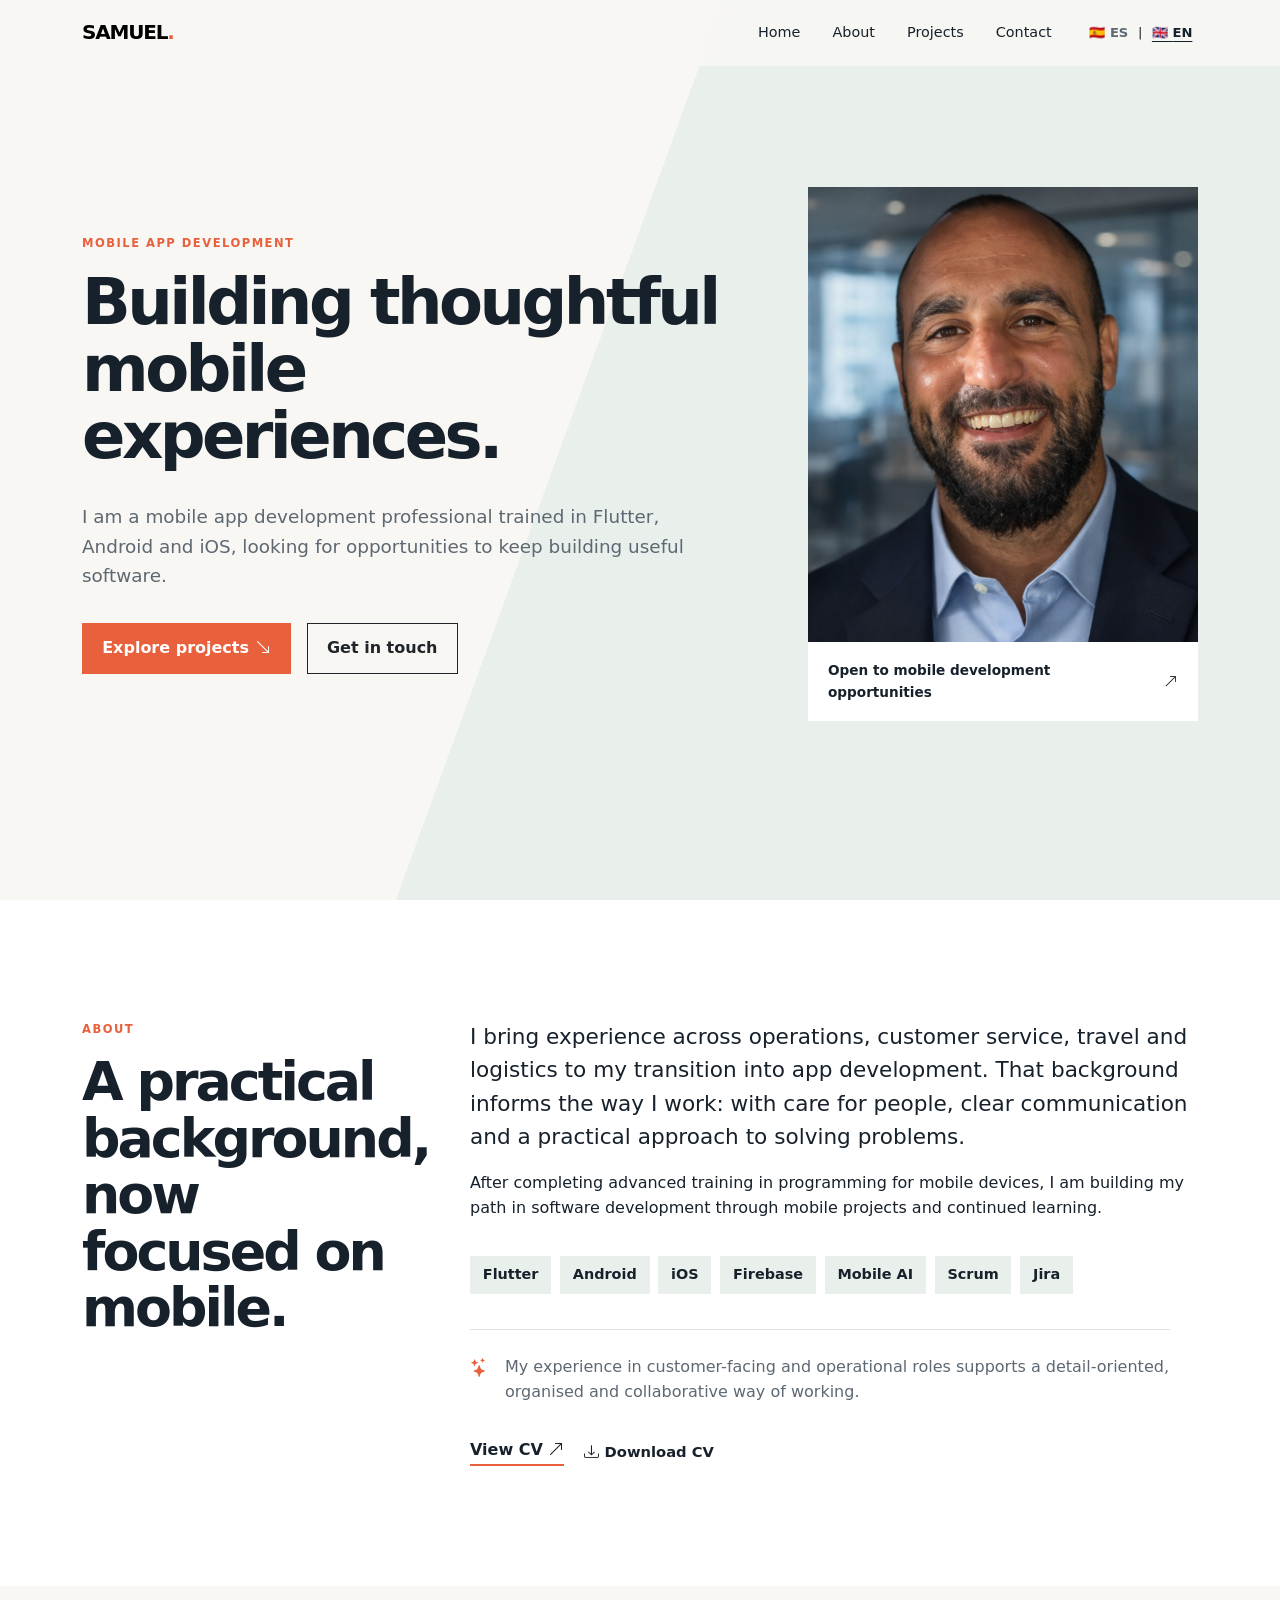
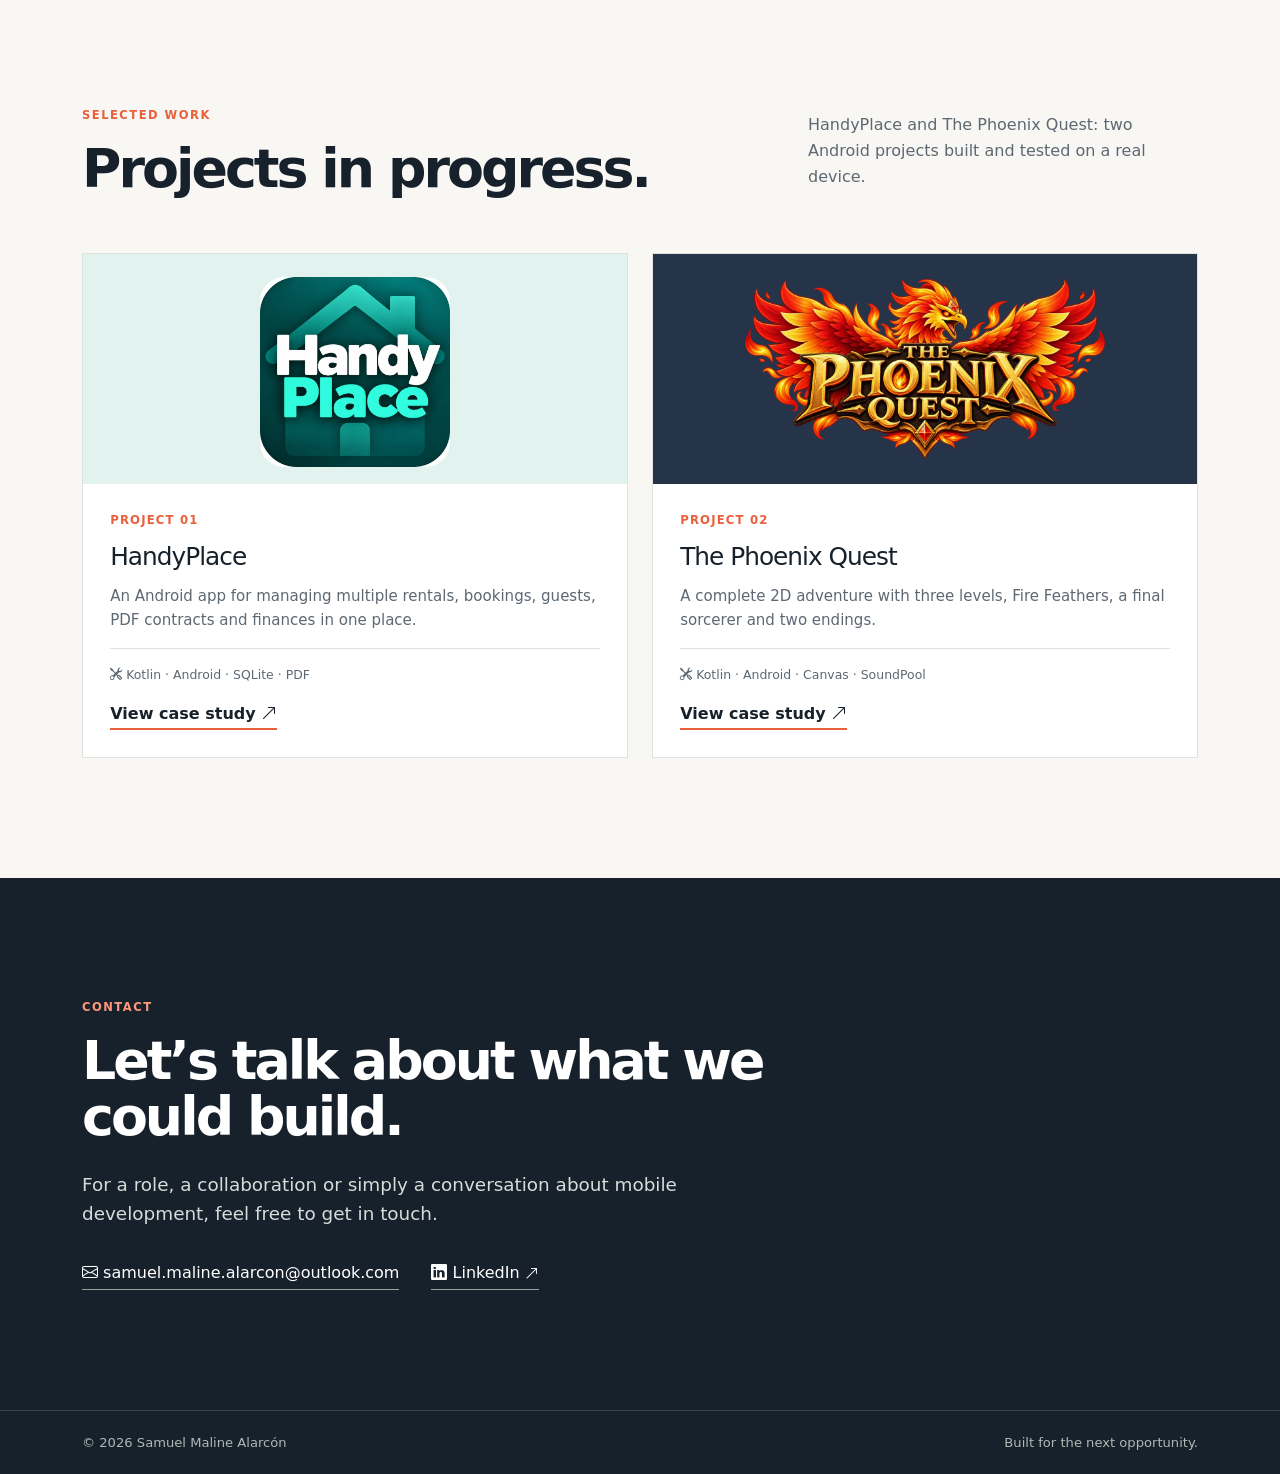
<file: index.html>
<!doctype html>
<html lang="en">
  <head>
    <meta charset="utf-8">
    <meta name="viewport" content="width=device-width, initial-scale=1">
    <meta name="description" content="Samuel Maline Alarcón — mobile application developer portfolio.">
    <meta property="og:title" content="Samuel Maline Alarcón | Mobile App Developer">
    <meta property="og:description" content="Mobile app development portfolio: Flutter, Android and iOS.">
    <title>Samuel Maline Alarcón | Mobile App Developer</title>
    <link href="https://cdn.jsdelivr.net/npm/bootstrap@5.3.8/dist/css/bootstrap.min.css" rel="stylesheet">
    <link href="https://cdn.jsdelivr.net/npm/bootstrap-icons@1.13.1/font/bootstrap-icons.min.css" rel="stylesheet">
    <link rel="stylesheet" href="css/style.css">
  </head>
  <body>
    <a class="skip-link" href="#main" data-i18n="skip">Skip to content</a>
    <nav class="navbar navbar-expand-lg fixed-top" aria-label="Primary navigation">
      <div class="container">
        <a class="navbar-brand" href="#home" aria-label="Samuel Maline Alarcón home">SAMUEL<span>.</span></a>
        <button class="navbar-toggler" type="button" data-bs-toggle="collapse" data-bs-target="#menu" aria-controls="menu" aria-expanded="false" data-i18n-aria="menuLabel"><span class="navbar-toggler-icon"></span></button>
        <div class="collapse navbar-collapse" id="menu">
          <ul class="navbar-nav ms-auto align-items-lg-center">
            <li class="nav-item"><a class="nav-link" href="#home" data-i18n="navHome">Home</a></li>
            <li class="nav-item"><a class="nav-link" href="#about" data-i18n="navAbout">About</a></li>
            <li class="nav-item"><a class="nav-link" href="#projects" data-i18n="navProjects">Projects</a></li>
            <li class="nav-item"><a class="nav-link" href="#contact" data-i18n="navContact">Contact</a></li>
            <li class="nav-item ms-lg-3"><div class="language-switcher" role="group" aria-label="Language"><button data-lang="es" aria-label="Español">🇪🇸 <span>ES</span></button><span aria-hidden="true">|</span><button data-lang="en" aria-label="English">🇬🇧 <span>EN</span></button></div></li>
          </ul>
        </div>
      </div>
    </nav>

    <main id="main">
      <section class="hero section-pad" id="home">
        <div class="container"><div class="row align-items-center gy-5">
          <div class="col-lg-7 order-lg-1">
            <p class="eyebrow" data-i18n="heroEyebrow">Mobile app development</p>
            <h1 data-i18n="heroTitle">Building thoughtful mobile experiences.</h1>
            <p class="hero-copy" data-i18n="heroText">I am a mobile app development professional trained in Flutter, Android and iOS, looking for opportunities to keep building useful software.</p>
            <div class="d-flex flex-wrap gap-3"><a class="btn btn-primary" href="#projects" data-i18n="heroPrimary">Explore projects <i class="bi bi-arrow-down-right"></i></a><a class="btn btn-outline-dark" href="#contact" data-i18n="heroSecondary">Get in touch</a></div>
          </div>
          <div class="col-lg-5 order-lg-2"><div class="portrait-frame"><img src="assets/images/samuel-maline.jpeg" alt="Portrait of Samuel Maline Alarcón" data-i18n-alt="portraitAlt" onerror="this.style.display='none';this.nextElementSibling.hidden=false"><div class="portrait-placeholder" hidden><i class="bi bi-person"></i><span data-i18n="photoPlaceholder">Add Samuel's photo in assets/images</span></div><div class="portrait-caption"><span data-i18n="portraitCaption">Open to mobile development opportunities</span><i class="bi bi-arrow-up-right"></i></div></div></div>
        </div></div>
      </section>

      <section class="about section-pad" id="about"><div class="container"><div class="row gx-lg-5 gy-5">
        <div class="col-lg-4"><p class="eyebrow" data-i18n="aboutEyebrow">About</p><h2 data-i18n="aboutTitle">A practical background, now focused on mobile.</h2></div>
        <div class="col-lg-8"><p class="lead" data-i18n="aboutText">I bring experience across operations, customer service, travel and logistics to my transition into app development. That background informs the way I work: with care for people, clear communication and a practical approach to solving problems.</p><p data-i18n="aboutText2">After completing advanced training in programming for mobile devices, I am building my path in software development through mobile projects and continued learning.</p>
        <div class="skills-grid" aria-label="Technology skills"><span>Flutter</span><span>Android</span><span>iOS</span><span>Firebase</span><span>Mobile AI</span><span>Scrum</span><span>Jira</span></div>
        <div class="transferable"><i class="bi bi-stars"></i><p data-i18n="transferable">Experience in customer-facing and operational roles supports a detail-oriented, organised and collaborative way of working.</p></div>
        <div class="cv-actions"><a class="text-link" href="assets/samuel-maline-alarcon-cv-2026.pdf" target="_blank" rel="noopener noreferrer" data-i18n="viewCV">View CV <i class="bi bi-arrow-up-right"></i></a><a class="cv-download" href="assets/samuel-maline-alarcon-cv-2026.pdf" download data-i18n="downloadCV"><i class="bi bi-download"></i> Download CV</a></div></div>
      </div></div></section>

      <section class="projects section-pad" id="projects"><div class="container">
        <div class="section-heading"><div><p class="eyebrow" data-i18n="projectsEyebrow">Selected work</p><h2 data-i18n="projectsTitle">Projects in progress.</h2></div><p data-i18n="projectsIntro">HandyPlace and The Phoenix Quest: two Android projects built and tested on a real device.</p></div>
        <div class="row g-4" id="project-cards"></div>
      </div></section>

      <section class="contact section-pad" id="contact"><div class="container"><div class="contact-box"><p class="eyebrow" data-i18n="contactEyebrow">Contact</p><h2 data-i18n="contactTitle">Let’s talk about what we could build.</h2><p data-i18n="contactText">For a role, a collaboration or simply a conversation about mobile development, feel free to get in touch.</p><div class="contact-links"><a href="mailto:samuel.maline.alarcon@outlook.com"><i class="bi bi-envelope"></i> samuel.maline.alarcon@outlook.com</a><a href="https://www.linkedin.com/in/samuel-m-a30a65119/" target="_blank" rel="noopener noreferrer"><i class="bi bi-linkedin"></i> LinkedIn <i class="bi bi-arrow-up-right small"></i></a></div></div></div></section>
    </main>
    <footer><div class="container d-flex flex-column flex-md-row justify-content-between gap-2"><span>© <span id="year"></span> Samuel Maline Alarcón</span><span data-i18n="footer">Built for the next opportunity.</span></div></footer>
    <script src="https://cdn.jsdelivr.net/npm/bootstrap@5.3.8/dist/js/bootstrap.bundle.min.js"></script><script src="js/script.js?v=20260930"></script>
  </body>
</html>
</file>
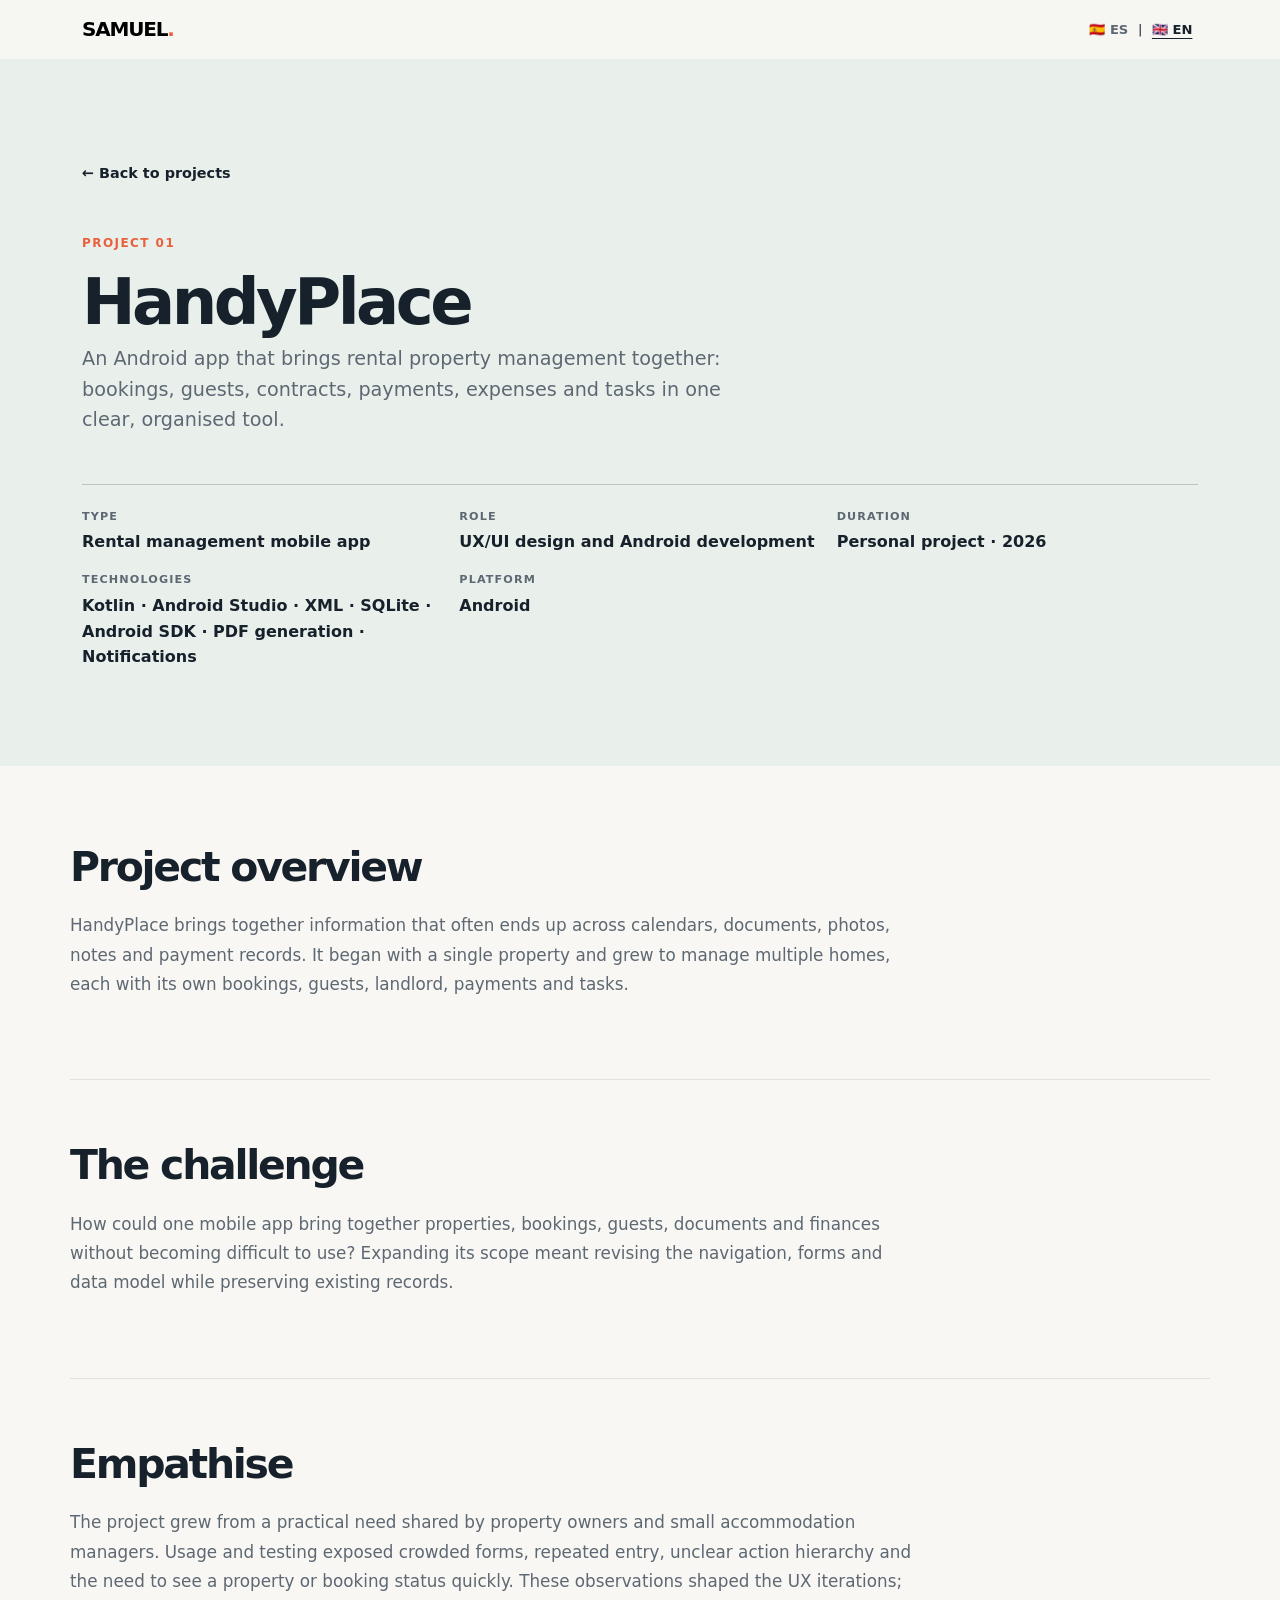
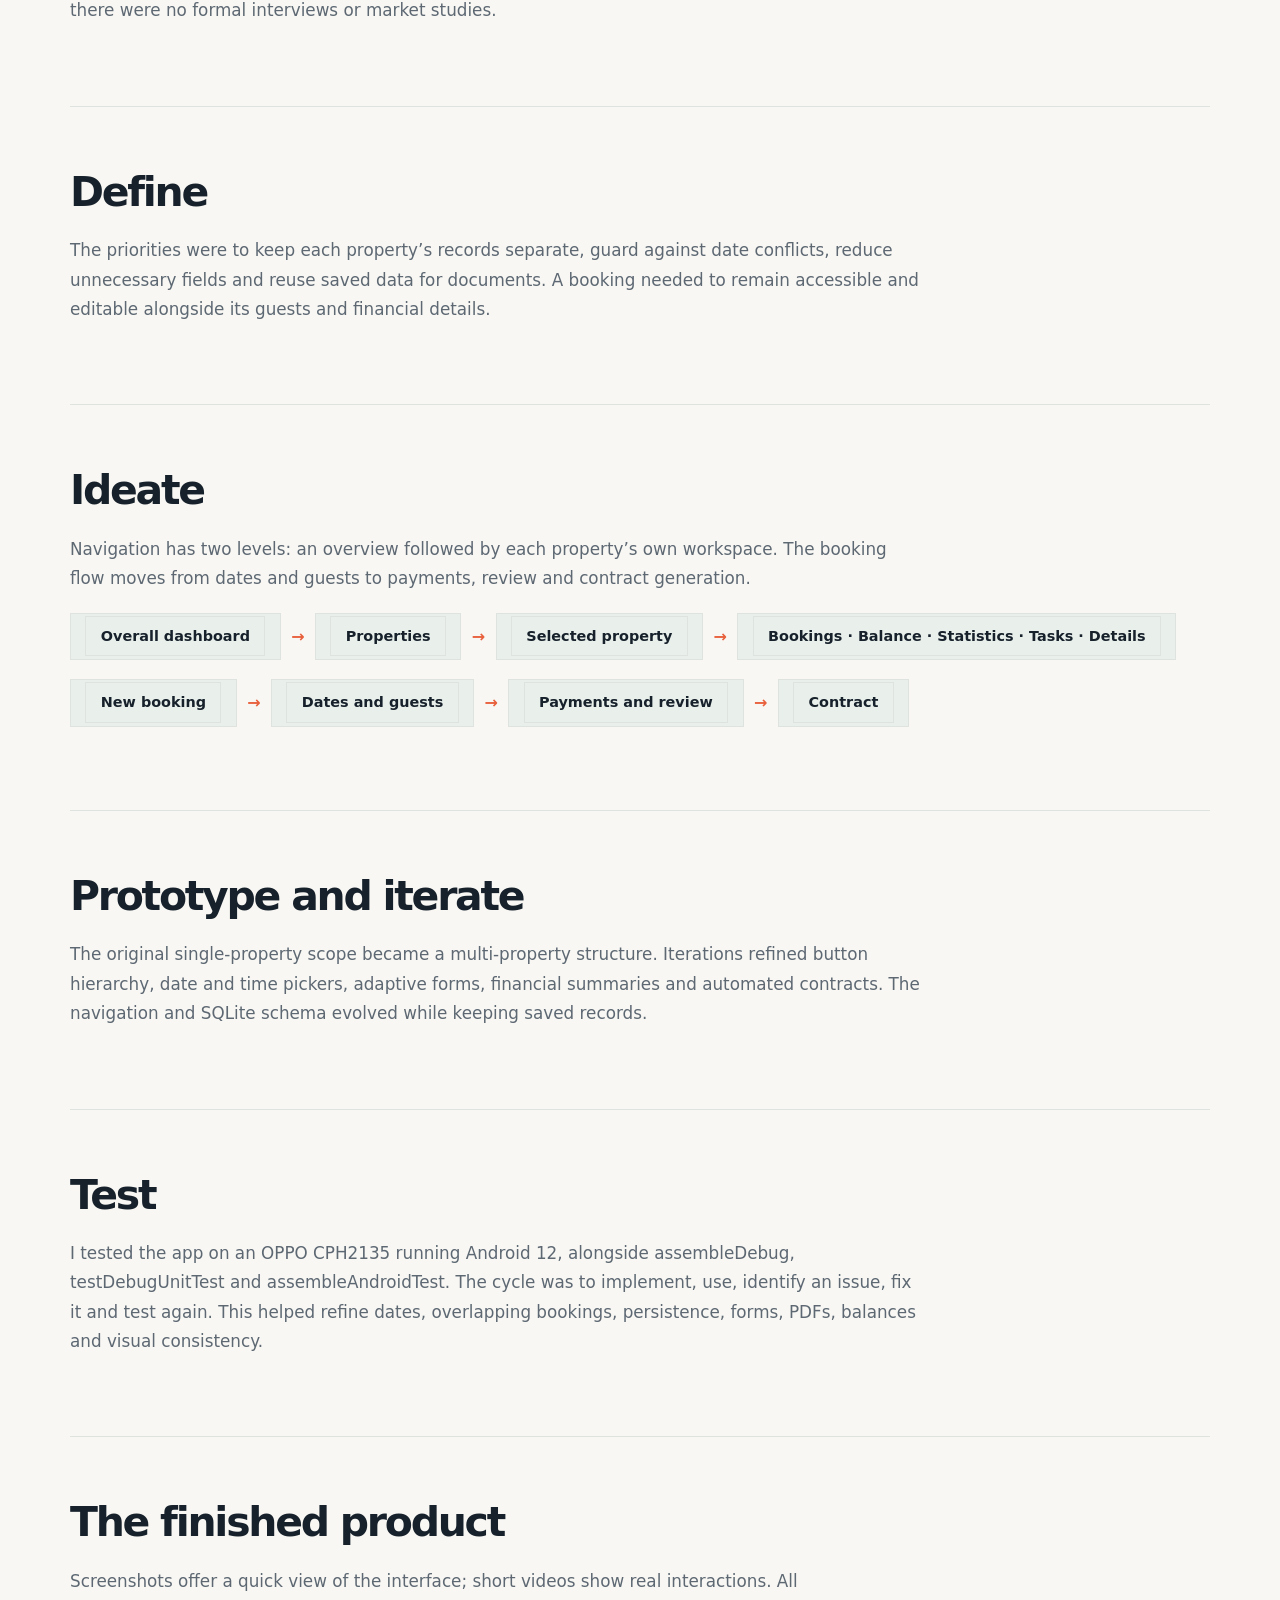
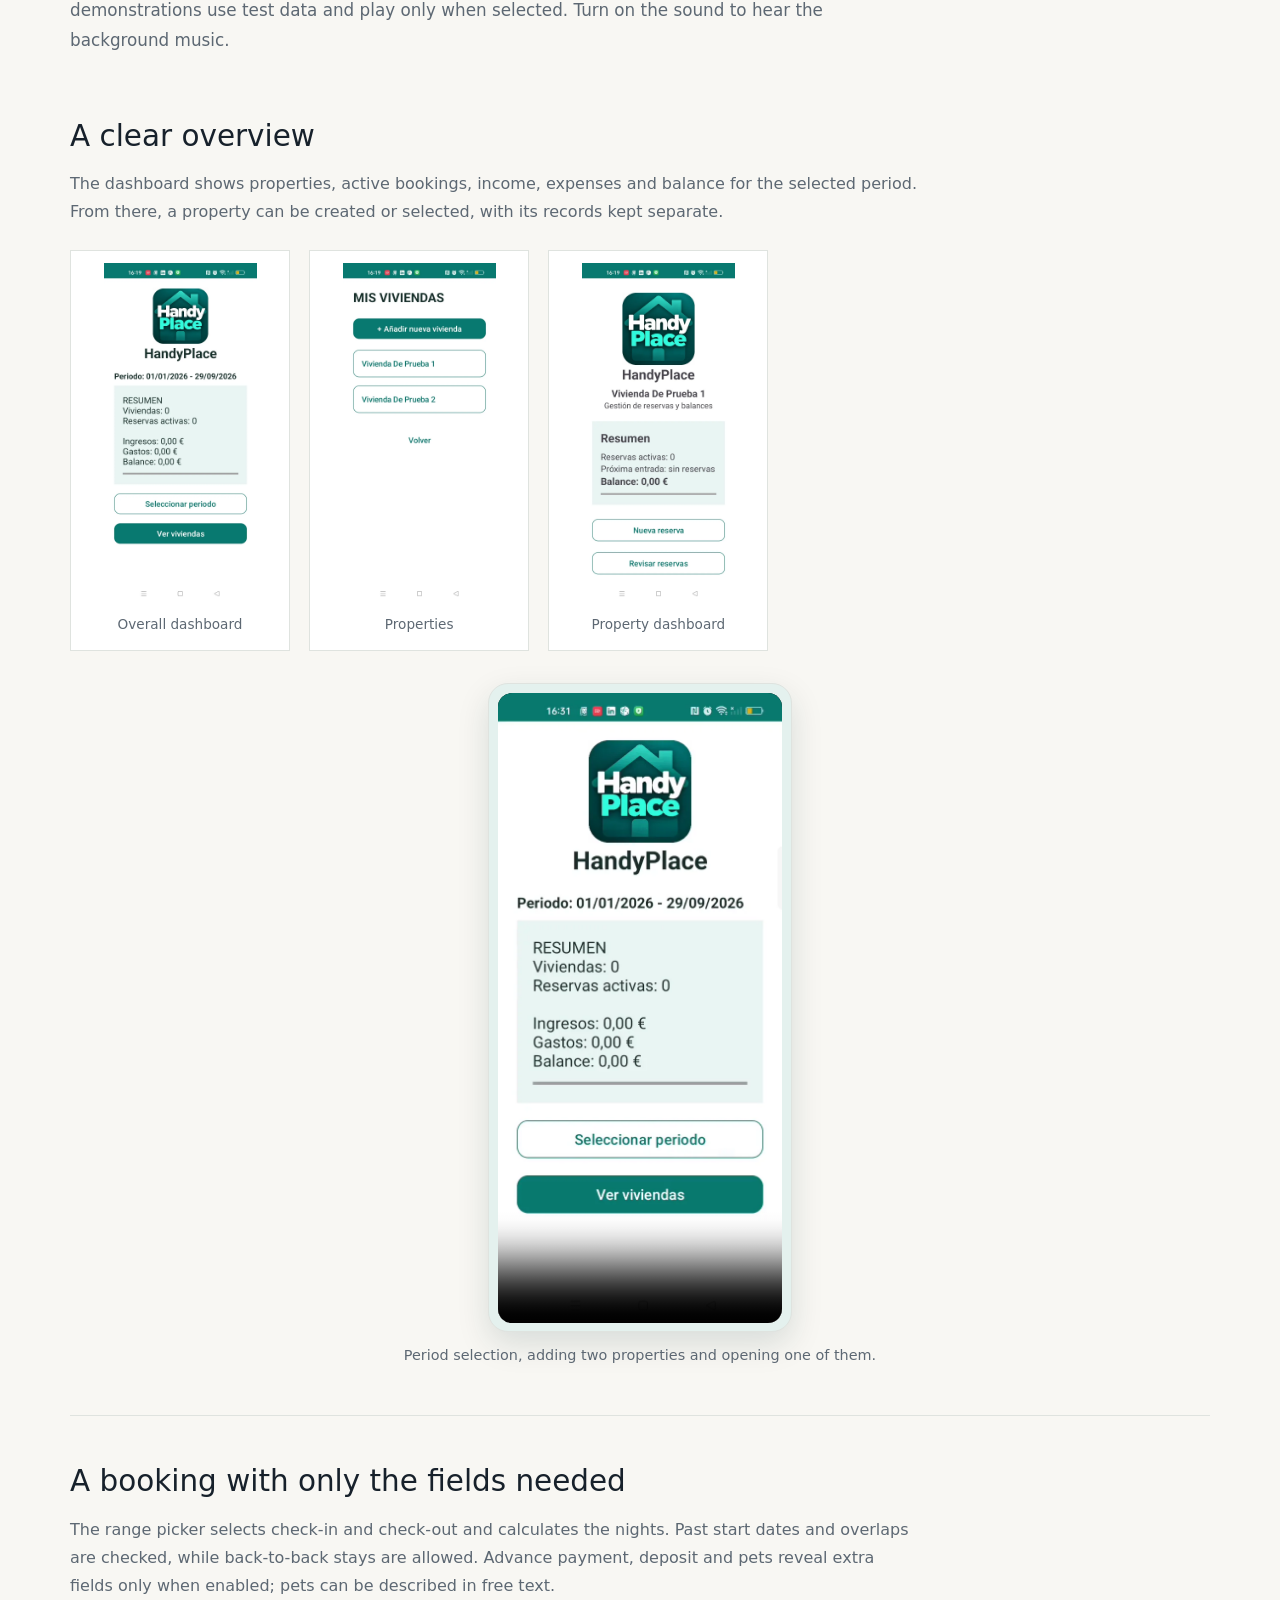
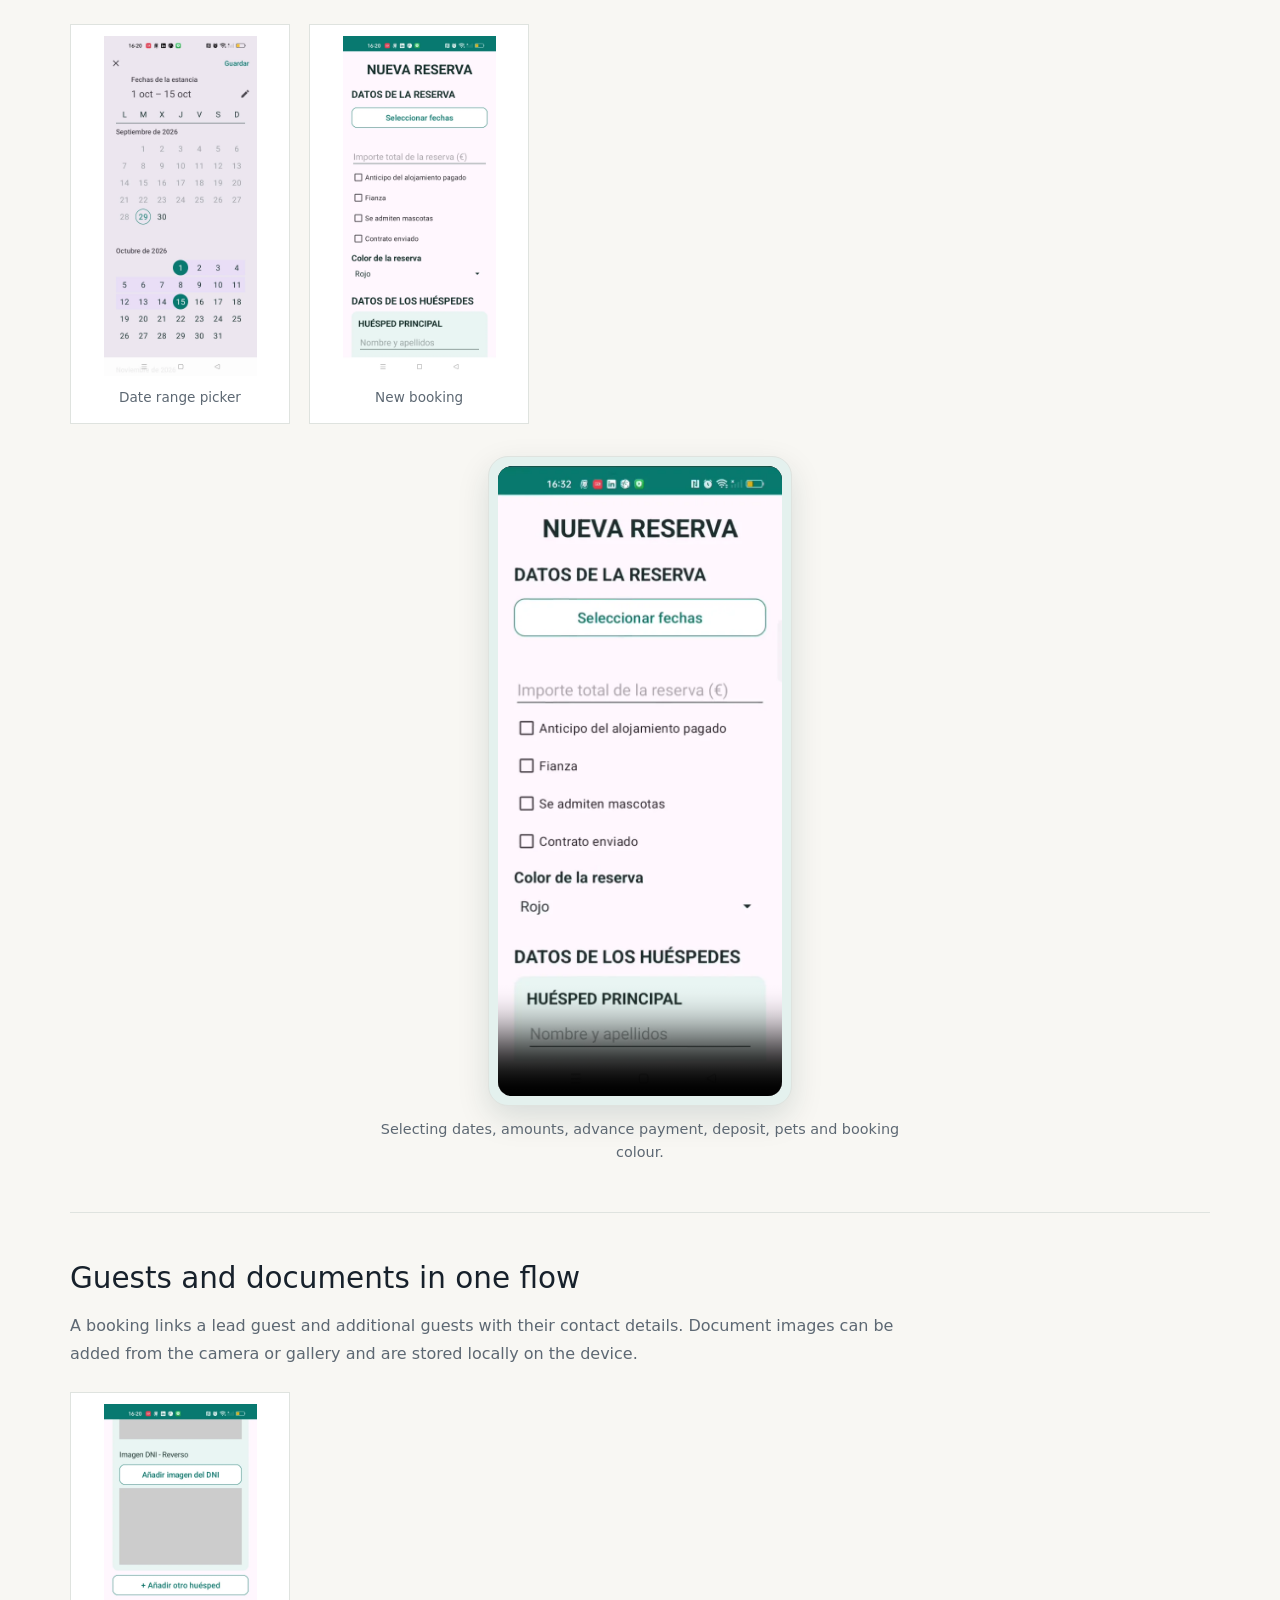
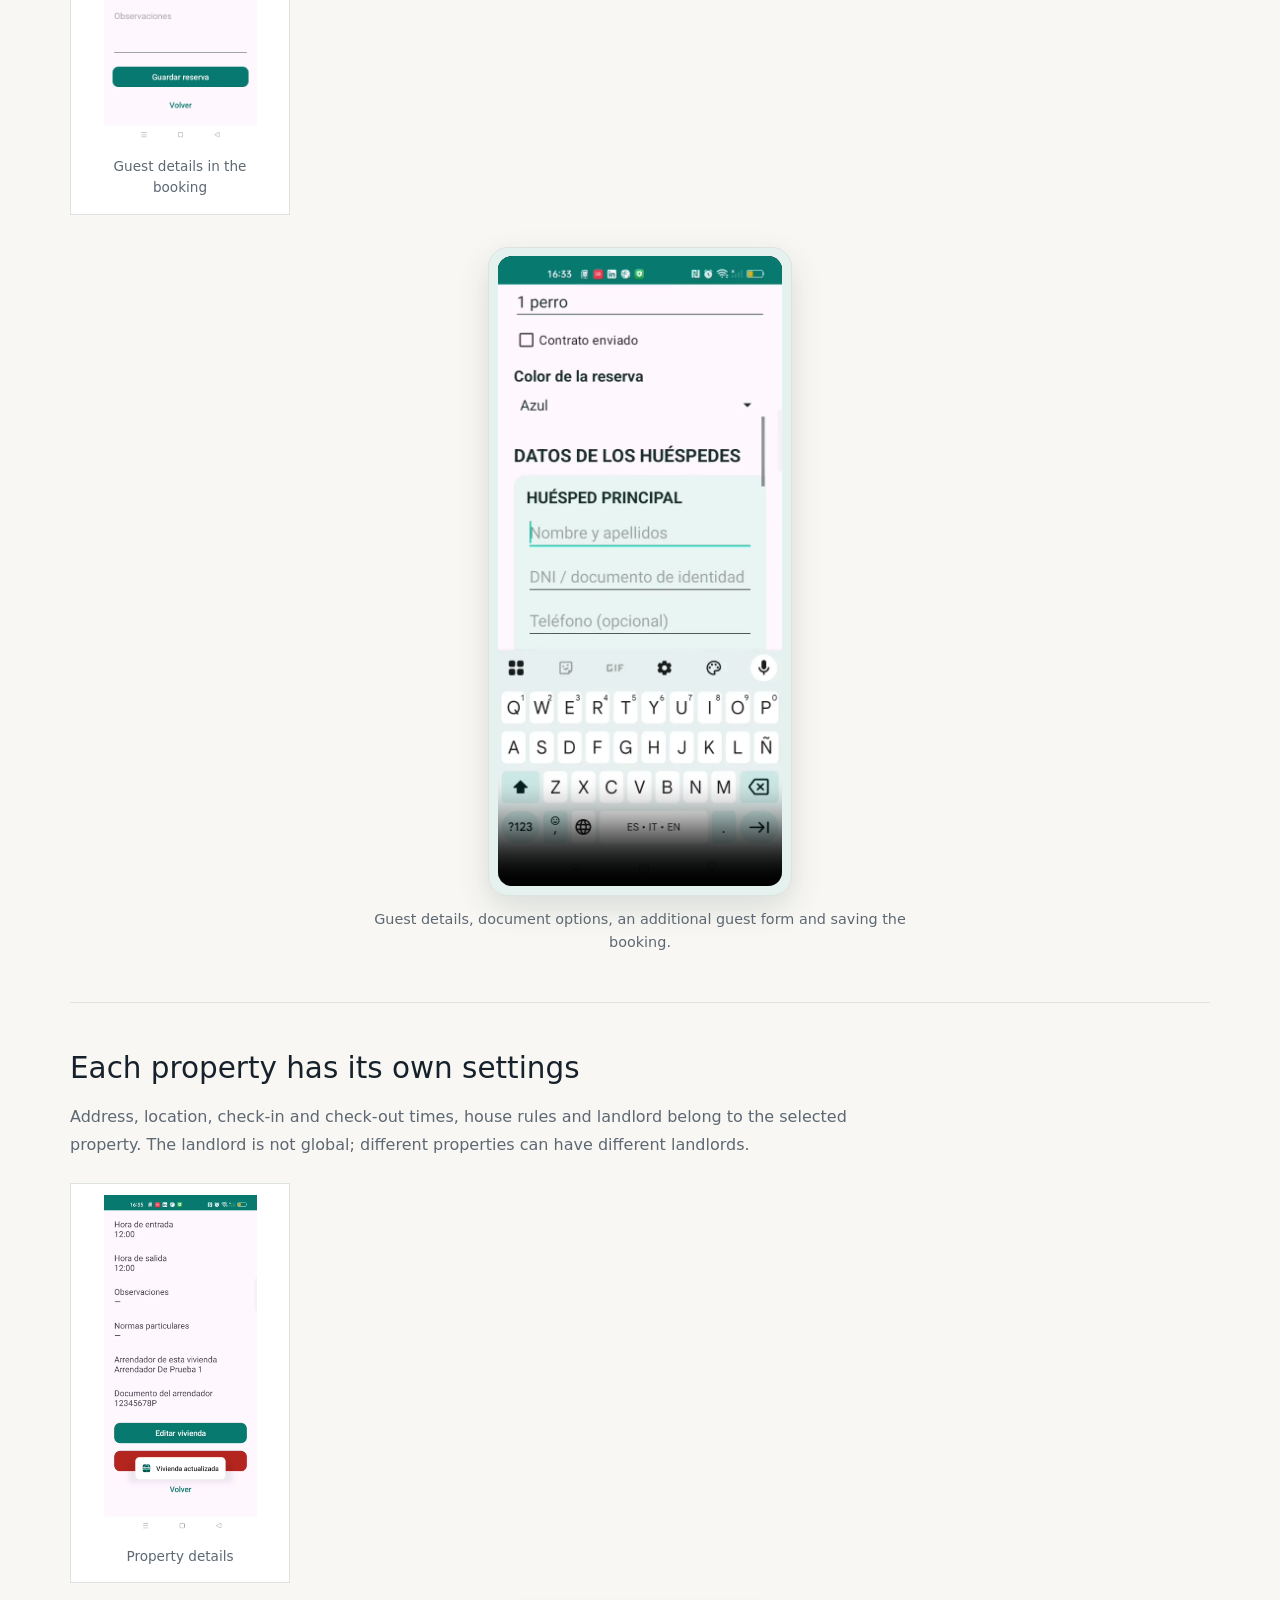
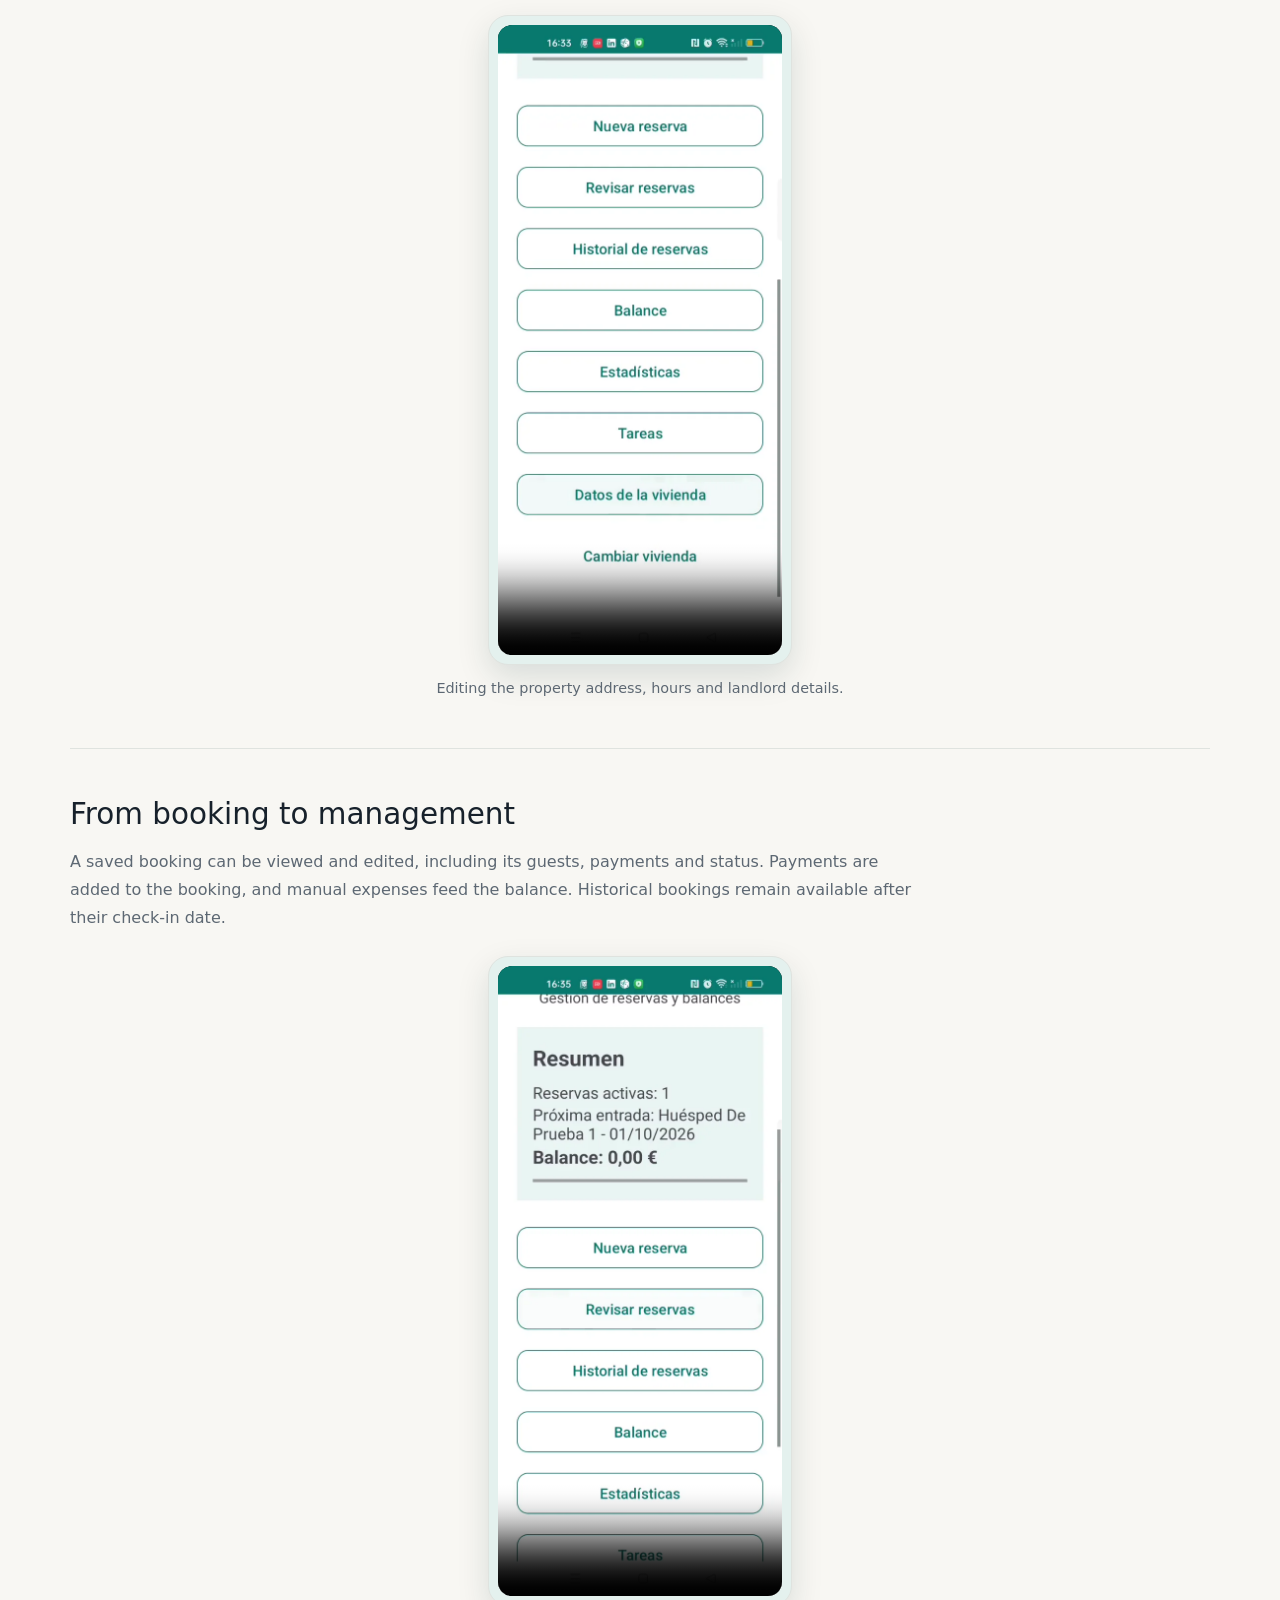
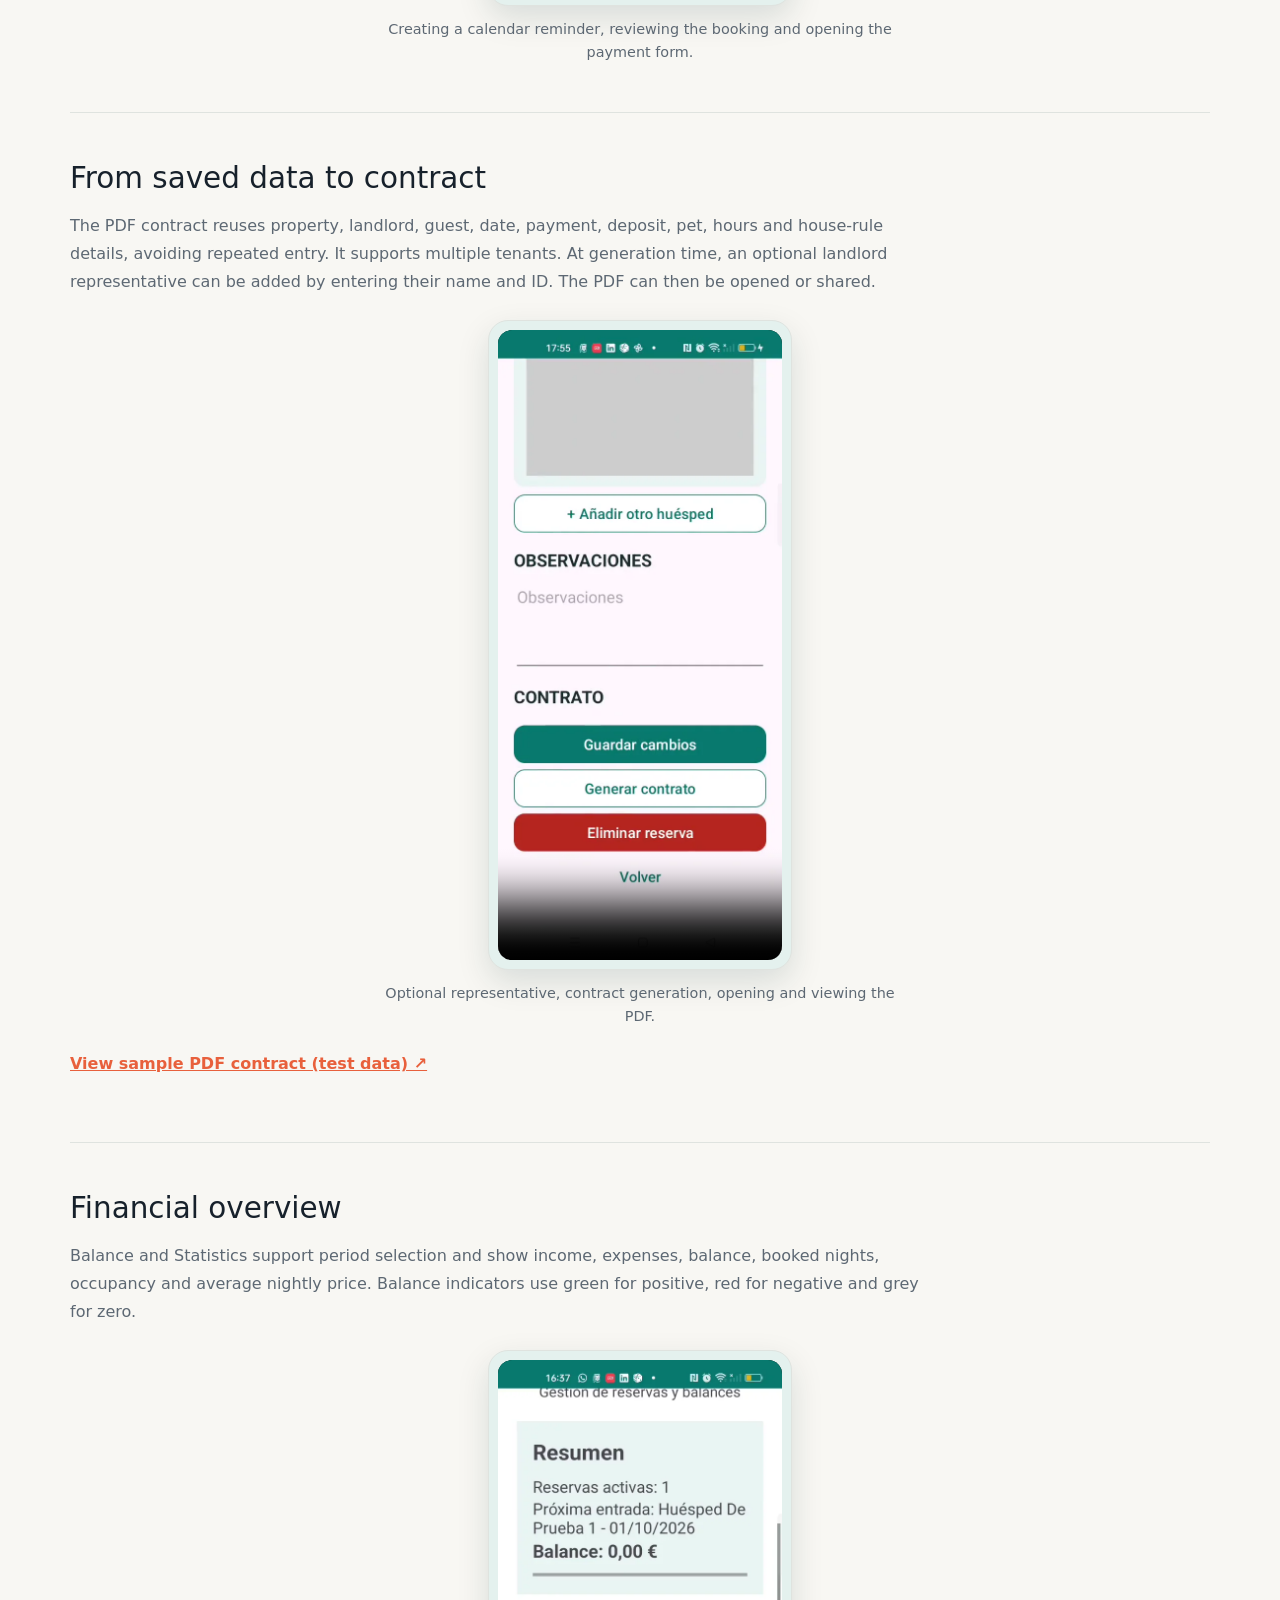
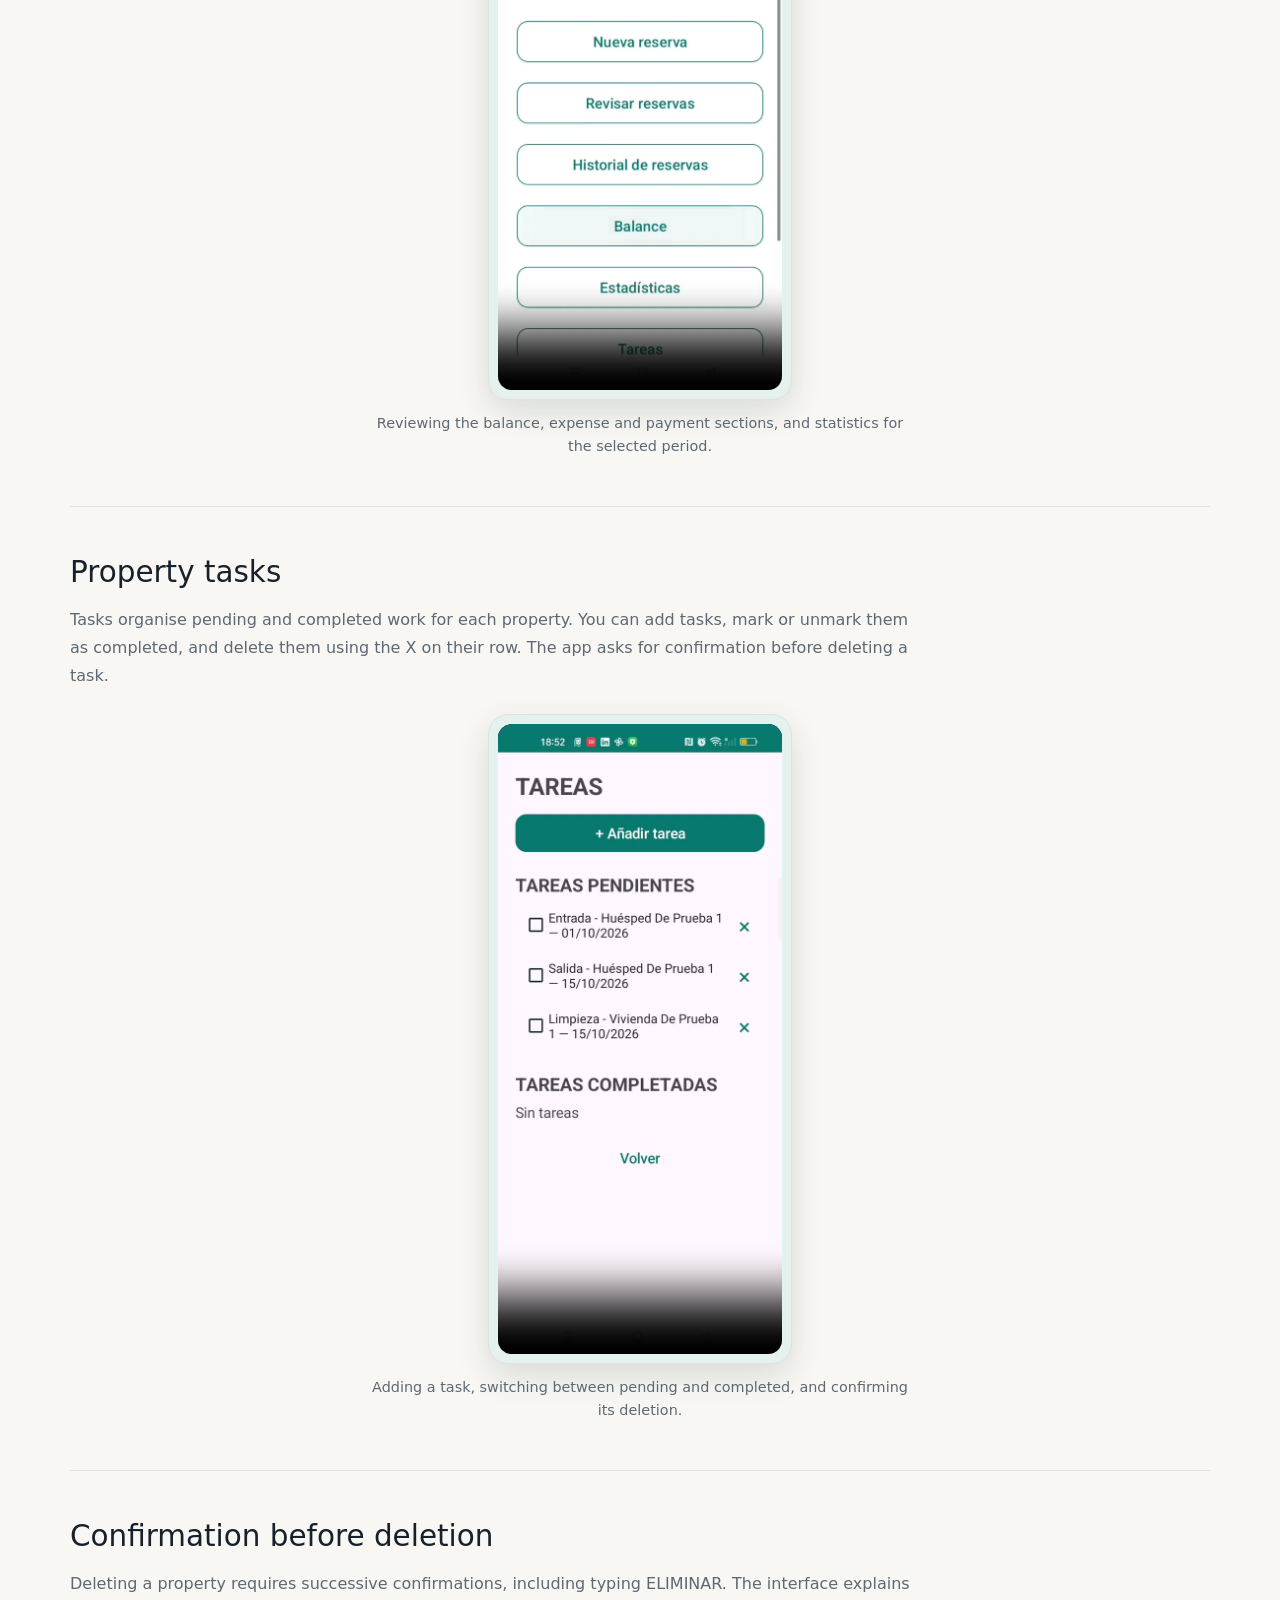
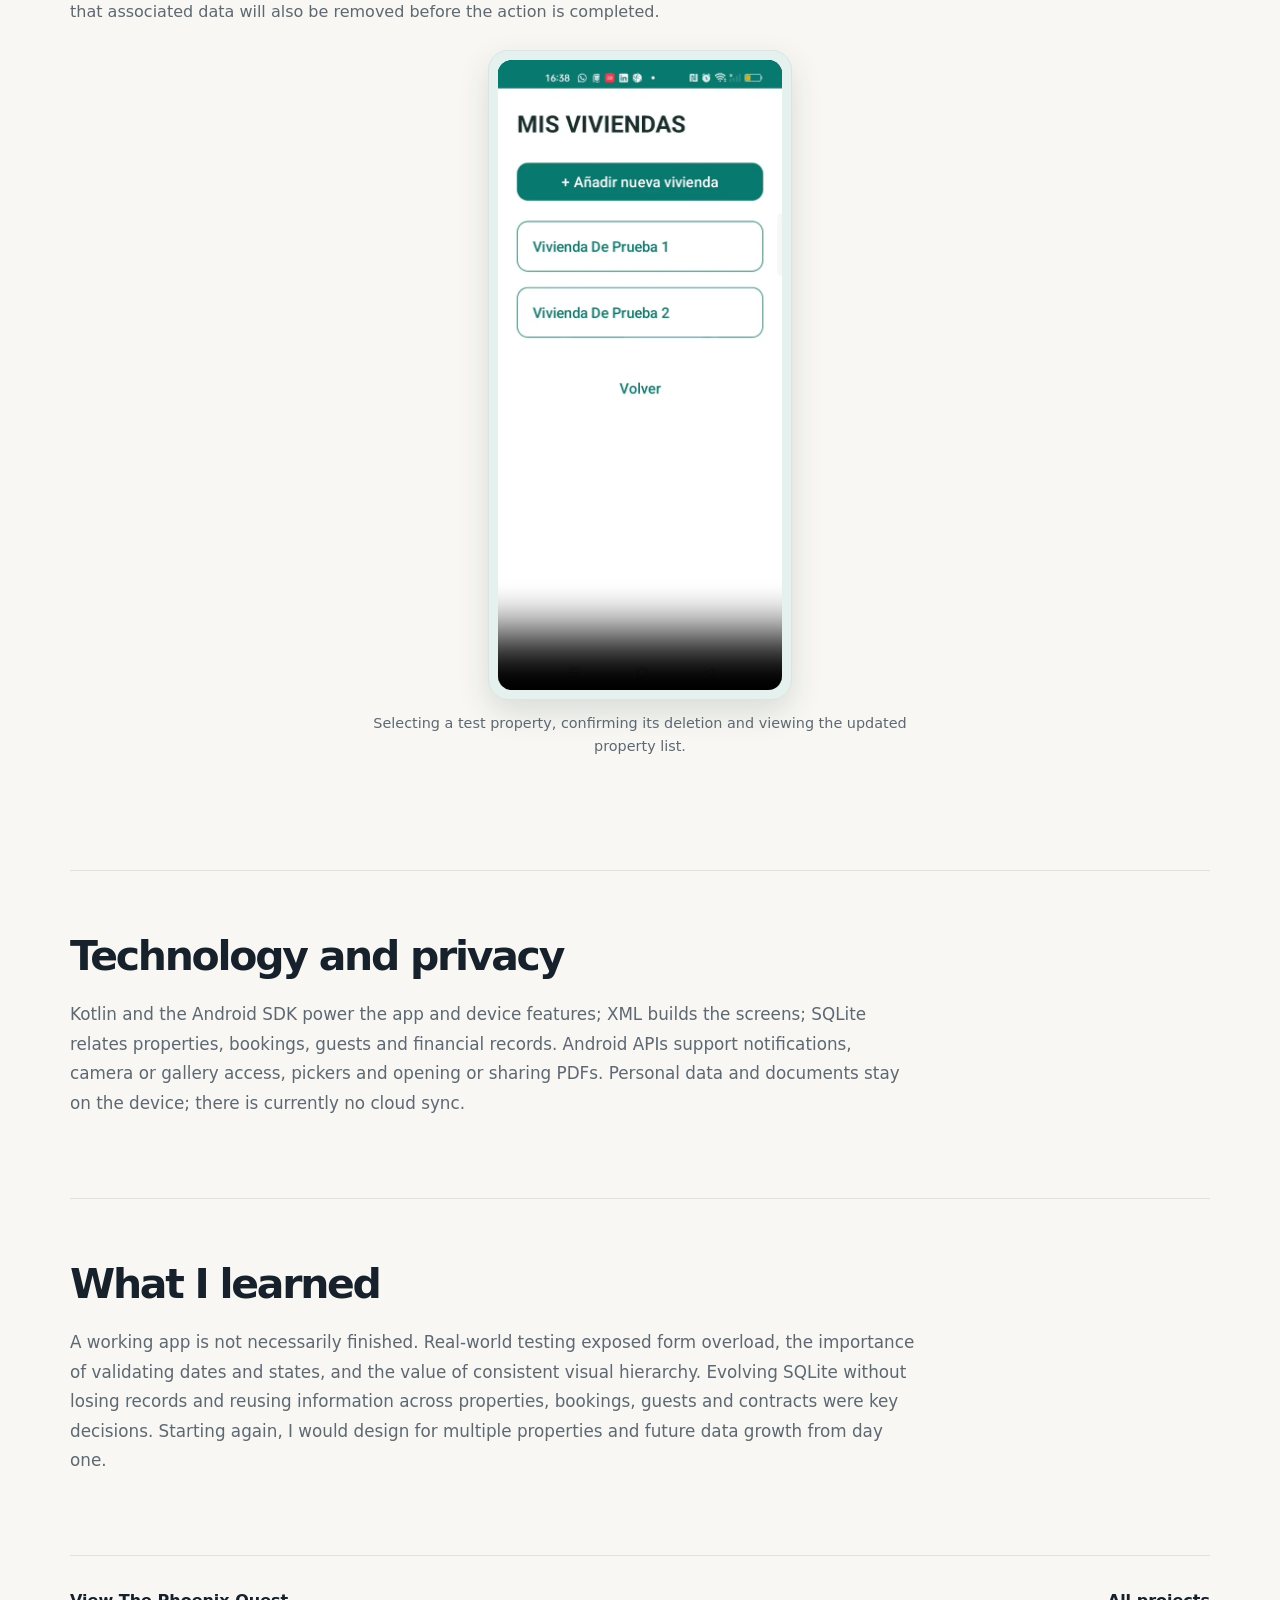
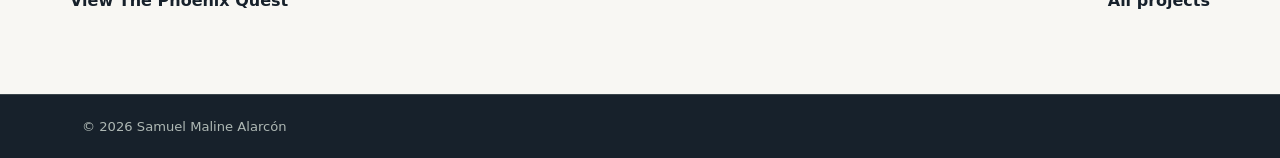
<file: projects/project-1.html>
<!doctype html><html lang="en"><head><meta charset="utf-8"><meta name="viewport" content="width=device-width, initial-scale=1"><meta name="description" content="HandyPlace — Samuel Maline Alarcón"><title>HandyPlace | Samuel Maline Alarcón</title><link href="https://cdn.jsdelivr.net/npm/bootstrap@5.3.8/dist/css/bootstrap.min.css" rel="stylesheet"><link href="https://cdn.jsdelivr.net/npm/bootstrap-icons@1.13.1/font/bootstrap-icons.min.css" rel="stylesheet"><link rel="stylesheet" href="../css/style.css"></head><body><nav class="navbar fixed-top"><div class="container"><a class="navbar-brand" href="../index.html">SAMUEL<span>.</span></a><div class="language-switcher" role="group" aria-label="Language"><button data-lang="es" aria-label="Español">🇪🇸 ES</button><span>|</span><button data-lang="en" aria-label="English">🇬🇧 EN</button></div></div></nav><main><header class="case-hero"><div class="container"><a class="back-link" href="../index.html#projects"><span data-es="← Volver a proyectos" data-en="← Back to projects">← Back to projects</span></a><p class="case-label">Project 01</p><h1>HandyPlace</h1><p class="case-summary"><span data-es="Aplicación Android para centralizar la gestión de viviendas destinadas al alquiler, reuniendo reservas, huéspedes, contratos, cobros, gastos y tareas en una única herramienta sencilla y organizada." data-en="An Android app that brings rental property management together: bookings, guests, contracts, payments, expenses and tasks in one clear, organised tool.">An Android app that brings rental property management together: bookings, guests, contracts, payments, expenses and tasks in one clear, organised tool.</span></p><dl class="case-meta"><div><dt><span data-es="Tipo" data-en="Type">Type</span></dt><dd><span data-es="Aplicación móvil de gestión de alojamientos" data-en="Rental management mobile app">Rental management mobile app</span></dd></div><div><dt><span data-es="Rol" data-en="Role">Role</span></dt><dd><span data-es="Diseño UX/UI y desarrollo Android" data-en="UX/UI design and Android development">UX/UI design and Android development</span></dd></div><div><dt><span data-es="Duración" data-en="Duration">Duration</span></dt><dd><span data-es="Proyecto personal · 2026" data-en="Personal project · 2026">Personal project · 2026</span></dd></div><div><dt><span data-es="Tecnologías" data-en="Technologies">Technologies</span></dt><dd><span data-es="Kotlin · Android Studio · XML · SQLite · Android SDK · Generación de PDF · Notificaciones" data-en="Kotlin · Android Studio · XML · SQLite · Android SDK · PDF generation · Notifications">Kotlin · Android Studio · XML · SQLite · Android SDK · PDF generation · Notifications</span></dd></div><div><dt><span data-es="Plataforma" data-en="Platform">Platform</span></dt><dd><span data-es="Android" data-en="Android">Android</span></dd></div></dl></div></header><div class="container case-content"><section class="case-section"><h2><span data-es="Resumen del proyecto" data-en="Project overview">Project overview</span></h2><p><span data-es="HandyPlace reúne información que suele acabar en calendarios, documentos, fotografías, notas y registros económicos. Empezó para una sola vivienda y evolucionó hacia la gestión de varias propiedades, cada una con sus reservas, huéspedes, arrendador, cobros y tareas." data-en="HandyPlace brings together information that often ends up across calendars, documents, photos, notes and payment records. It began with a single property and grew to manage multiple homes, each with its own bookings, guests, landlord, payments and tasks.">HandyPlace brings together information that often ends up across calendars, documents, photos, notes and payment records. It began with a single property and grew to manage multiple homes, each with its own bookings, guests, landlord, payments and tasks.</span></p></section><section class="case-section"><h2><span data-es="El reto" data-en="The challenge">The challenge</span></h2><p><span data-es="¿Cómo centralizar viviendas, reservas, huéspedes, documentación y movimientos económicos en el móvil sin que la cantidad de información convierta la experiencia en algo complejo? Al ampliar el alcance, hubo que reorganizar navegación, formularios y datos conservando los registros existentes." data-en="How could one mobile app bring together properties, bookings, guests, documents and finances without becoming difficult to use? Expanding its scope meant revising the navigation, forms and data model while preserving existing records.">How could one mobile app bring together properties, bookings, guests, documents and finances without becoming difficult to use? Expanding its scope meant revising the navigation, forms and data model while preserving existing records.</span></p></section><section class="case-section"><h2><span data-es="Empatizar" data-en="Empathise">Empathise</span></h2><p><span data-es="El proyecto nace de una necesidad práctica de propietarios y pequeños gestores de alojamientos. Durante el uso y las pruebas observé formularios cargados, datos repetidos, acciones difíciles de distinguir y la necesidad de consultar rápidamente la situación de cada vivienda y reserva. Estas observaciones guiaron las iteraciones de UX; no se realizaron entrevistas ni estudios de mercado formales." data-en="The project grew from a practical need shared by property owners and small accommodation managers. Usage and testing exposed crowded forms, repeated entry, unclear action hierarchy and the need to see a property or booking status quickly. These observations shaped the UX iterations; there were no formal interviews or market studies.">The project grew from a practical need shared by property owners and small accommodation managers. Usage and testing exposed crowded forms, repeated entry, unclear action hierarchy and the need to see a property or booking status quickly. These observations shaped the UX iterations; there were no formal interviews or market studies.</span></p></section><section class="case-section"><h2><span data-es="Definir" data-en="Define">Define</span></h2><p><span data-es="Las prioridades fueron mantener separada la información de cada vivienda, evitar errores de fechas y solapamientos, reducir campos innecesarios y reutilizar los datos ya guardados al generar documentos. Una reserva debía poder consultarse y actualizarse sin perder su contexto económico ni sus huéspedes." data-en="The priorities were to keep each property’s records separate, guard against date conflicts, reduce unnecessary fields and reuse saved data for documents. A booking needed to remain accessible and editable alongside its guests and financial details.">The priorities were to keep each property’s records separate, guard against date conflicts, reduce unnecessary fields and reuse saved data for documents. A booking needed to remain accessible and editable alongside its guests and financial details.</span></p></section><section class="case-section"><h2><span data-es="Idear" data-en="Ideate">Ideate</span></h2><p><span data-es="La navegación se organiza en dos niveles: primero un resumen general y después el espacio de cada vivienda. El flujo de reserva lleva de las fechas y los huéspedes a los importes, la revisión y el contrato." data-en="Navigation has two levels: an overview followed by each property’s own workspace. The booking flow moves from dates and guests to payments, review and contract generation.">Navigation has two levels: an overview followed by each property’s own workspace. The booking flow moves from dates and guests to payments, review and contract generation.</span></p><div class="handy-flow" aria-label="Flujo de gestión"><span><span data-es="Dashboard global" data-en="Overall dashboard">Overall dashboard</span></span><b>→</b><span><span data-es="Viviendas" data-en="Properties">Properties</span></span><b>→</b><span><span data-es="Vivienda seleccionada" data-en="Selected property">Selected property</span></span><b>→</b><span><span data-es="Reservas · Balance · Estadísticas · Tareas · Datos" data-en="Bookings · Balance · Statistics · Tasks · Details">Bookings · Balance · Statistics · Tasks · Details</span></span></div><div class="handy-flow"><span><span data-es="Nueva reserva" data-en="New booking">New booking</span></span><b>→</b><span><span data-es="Fechas y huéspedes" data-en="Dates and guests">Dates and guests</span></span><b>→</b><span><span data-es="Importes y revisión" data-en="Payments and review">Payments and review</span></span><b>→</b><span><span data-es="Contrato" data-en="Contract">Contract</span></span></div></section><section class="case-section"><h2><span data-es="Prototipar e iterar" data-en="Prototype and iterate">Prototype and iterate</span></h2><p><span data-es="El alcance inicial de una vivienda dio paso a una arquitectura multiinmueble. Las iteraciones ajustaron la jerarquía de botones, los selectores de fechas y horas, los formularios adaptativos, los resúmenes económicos y el contrato automático. Los cambios exigieron evolucionar SQLite y la navegación sin borrar la información guardada." data-en="The original single-property scope became a multi-property structure. Iterations refined button hierarchy, date and time pickers, adaptive forms, financial summaries and automated contracts. The navigation and SQLite schema evolved while keeping saved records.">The original single-property scope became a multi-property structure. Iterations refined button hierarchy, date and time pickers, adaptive forms, financial summaries and automated contracts. The navigation and SQLite schema evolved while keeping saved records.</span></p></section><section class="case-section"><h2><span data-es="Testear" data-en="Test">Test</span></h2><p><span data-es="He probado la aplicación en un OPPO CPH2135 con Android 12 y mediante assembleDebug, testDebugUnitTest y assembleAndroidTest. El ciclo ha sido implementar, usar, detectar un problema, corregirlo y volver a probar. Así se han revisado fechas, solapamientos, persistencia, formularios, PDF, balances y consistencia visual." data-en="I tested the app on an OPPO CPH2135 running Android 12, alongside assembleDebug, testDebugUnitTest and assembleAndroidTest. The cycle was to implement, use, identify an issue, fix it and test again. This helped refine dates, overlapping bookings, persistence, forms, PDFs, balances and visual consistency.">I tested the app on an OPPO CPH2135 running Android 12, alongside assembleDebug, testDebugUnitTest and assembleAndroidTest. The cycle was to implement, use, identify an issue, fix it and test again. This helped refine dates, overlapping bookings, persistence, forms, PDFs, balances and visual consistency.</span></p></section><section class="case-section"><h2><span data-es="Solución / producto final" data-en="The finished product">The finished product</span></h2><p class="handy-intro"><span data-es="Capturas para entender la interfaz de un vistazo; vídeos breves para ver las interacciones reales. Todas las demostraciones utilizan datos de prueba y se reproducen al pulsar Play. Activa el sonido si quieres escuchar la música de fondo." data-en="Screenshots offer a quick view of the interface; short videos show real interactions. All demonstrations use test data and play only when selected. Turn on the sound to hear the background music.">Screenshots offer a quick view of the interface; short videos show real interactions. All demonstrations use test data and play only when selected. Turn on the sound to hear the background music.</span></p><div class="handy-feature"><h3><span data-es="Todo bajo control" data-en="A clear overview">A clear overview</span></h3><p><span data-es="El dashboard muestra viviendas, reservas activas, ingresos, gastos y balance para el periodo elegido. Desde allí se crean o seleccionan viviendas; sus datos permanecen separados." data-en="The dashboard shows properties, active bookings, income, expenses and balance for the selected period. From there, a property can be created or selected, with its records kept separate.">The dashboard shows properties, active bookings, income, expenses and balance for the selected period. From there, a property can be created or selected, with its records kept separate.</span></p><div class="screen-gallery handy-gallery"><figure class="screen-shot"><img loading="lazy" src="../assets/images/handyplace/resumen-global.webp" alt="Dashboard global"><figcaption><span data-es="Dashboard global" data-en="Overall dashboard">Overall dashboard</span></figcaption></figure><figure class="screen-shot"><img loading="lazy" src="../assets/images/handyplace/viviendas.webp" alt="Viviendas"><figcaption><span data-es="Viviendas" data-en="Properties">Properties</span></figcaption></figure><figure class="screen-shot"><img loading="lazy" src="../assets/images/handyplace/resumen-vivienda.webp" alt="Resumen de una vivienda"><figcaption><span data-es="Resumen de una vivienda" data-en="Property dashboard">Property dashboard</span></figcaption></figure></div><figure class="handy-clip"><div class="video-wrap"><video controls preload="metadata" playsinline aria-label="Selección de periodo, alta de dos viviendas y acceso a una de ellas." poster="../assets/images/handyplace/video-dashboard-viviendas.webp"><source src="../assets/video/handyplace/handyplace-dashboard-viviendas.mp4" type="video/mp4"><span data-es="Tu navegador no puede reproducir este vídeo." data-en="Your browser cannot play this video.">Your browser cannot play this video.</span></video></div><figcaption><span data-es="Selección de periodo, alta de dos viviendas y acceso a una de ellas." data-en="Period selection, adding two properties and opening one of them.">Period selection, adding two properties and opening one of them.</span></figcaption></figure></div><div class="handy-feature"><h3><span data-es="Una reserva, solo la información necesaria" data-en="A booking with only the fields needed">A booking with only the fields needed</span></h3><p><span data-es="El selector de rango permite elegir entrada y salida y calcula las noches. Se comprueban fechas pasadas y solapamientos, pero se admiten estancias consecutivas. Anticipo, fianza y mascotas despliegan campos adicionales solo cuando se activan; para mascotas se puede escribir una descripción libre." data-en="The range picker selects check-in and check-out and calculates the nights. Past start dates and overlaps are checked, while back-to-back stays are allowed. Advance payment, deposit and pets reveal extra fields only when enabled; pets can be described in free text.">The range picker selects check-in and check-out and calculates the nights. Past start dates and overlaps are checked, while back-to-back stays are allowed. Advance payment, deposit and pets reveal extra fields only when enabled; pets can be described in free text.</span></p><div class="screen-gallery handy-gallery"><figure class="screen-shot"><img loading="lazy" src="../assets/images/handyplace/calendario.webp" alt="Selector de fechas"><figcaption><span data-es="Selector de fechas" data-en="Date range picker">Date range picker</span></figcaption></figure><figure class="screen-shot"><img loading="lazy" src="../assets/images/handyplace/nueva-reserva.webp" alt="Nueva reserva"><figcaption><span data-es="Nueva reserva" data-en="New booking">New booking</span></figcaption></figure></div><figure class="handy-clip"><div class="video-wrap"><video controls preload="metadata" playsinline aria-label="Fechas, importes y campos condicionales de anticipo, fianza y mascotas." poster="../assets/images/handyplace/video-nueva-reserva.webp"><source src="../assets/video/handyplace/handyplace-nueva-reserva.mp4" type="video/mp4"><span data-es="Tu navegador no puede reproducir este vídeo." data-en="Your browser cannot play this video.">Your browser cannot play this video.</span></video></div><figcaption><span data-es="Selección de fechas, importes, anticipo, fianza, mascotas y color de la reserva." data-en="Selecting dates, amounts, advance payment, deposit, pets and booking colour.">Selecting dates, amounts, advance payment, deposit, pets and booking colour.</span></figcaption></figure></div><div class="handy-feature"><h3><span data-es="Huéspedes y documentación en el mismo flujo" data-en="Guests and documents in one flow">Guests and documents in one flow</span></h3><p><span data-es="La reserva relaciona un huésped principal y otros adicionales con sus datos de contacto. Las imágenes de documentación pueden añadirse mediante cámara o galería y permanecen almacenadas localmente en el dispositivo." data-en="A booking links a lead guest and additional guests with their contact details. Document images can be added from the camera or gallery and are stored locally on the device.">A booking links a lead guest and additional guests with their contact details. Document images can be added from the camera or gallery and are stored locally on the device.</span></p><div class="screen-gallery handy-gallery"><figure class="screen-shot"><img loading="lazy" src="../assets/images/handyplace/datos-reserva.webp" alt="Datos del huésped en la reserva"><figcaption><span data-es="Datos del huésped en la reserva" data-en="Guest details in the booking">Guest details in the booking</span></figcaption></figure></div><figure class="handy-clip"><div class="video-wrap"><video controls preload="metadata" playsinline aria-label="Datos del huésped y opción de añadir imagen del DNI o más huéspedes." poster="../assets/images/handyplace/video-huespedes-documentacion.webp"><source src="../assets/video/handyplace/handyplace-huespedes-documentacion.mp4" type="video/mp4"><span data-es="Tu navegador no puede reproducir este vídeo." data-en="Your browser cannot play this video.">Your browser cannot play this video.</span></video></div><figcaption><span data-es="Datos del huésped, opciones de documentación, formulario de huésped adicional y guardado de la reserva." data-en="Guest details, document options, an additional guest form and saving the booking.">Guest details, document options, an additional guest form and saving the booking.</span></figcaption></figure></div><div class="handy-feature"><h3><span data-es="Cada vivienda, su propia configuración" data-en="Each property has its own settings">Each property has its own settings</span></h3><p><span data-es="Dirección, localidad, horarios, normas y arrendador se guardan en la vivienda correspondiente. El arrendador no es un dato global: distintas viviendas pueden tener arrendadores distintos." data-en="Address, location, check-in and check-out times, house rules and landlord belong to the selected property. The landlord is not global; different properties can have different landlords.">Address, location, check-in and check-out times, house rules and landlord belong to the selected property. The landlord is not global; different properties can have different landlords.</span></p><div class="screen-gallery handy-gallery"><figure class="screen-shot"><img loading="lazy" src="../assets/images/handyplace/datos-vivienda.webp" alt="Datos de una vivienda"><figcaption><span data-es="Datos de una vivienda" data-en="Property details">Property details</span></figcaption></figure></div><figure class="handy-clip"><div class="video-wrap"><video controls preload="metadata" playsinline aria-label="Edición de dirección, horarios y datos del arrendador de una vivienda." poster="../assets/images/handyplace/video-datos-vivienda.webp"><source src="../assets/video/handyplace/handyplace-datos-vivienda.mp4" type="video/mp4"><span data-es="Tu navegador no puede reproducir este vídeo." data-en="Your browser cannot play this video.">Your browser cannot play this video.</span></video></div><figcaption><span data-es="Edición de dirección, horarios y datos del arrendador de una vivienda." data-en="Editing the property address, hours and landlord details.">Editing the property address, hours and landlord details.</span></figcaption></figure></div><div class="handy-feature"><h3><span data-es="De la reserva a la gestión" data-en="From booking to management">From booking to management</span></h3><p><span data-es="Una reserva guardada puede consultarse y editarse, incluidos huéspedes, pagos y estado. Los cobros se añaden a la ficha; también existen gastos manuales para el balance. Los históricos siguen disponibles aunque la fecha de entrada ya haya pasado." data-en="A saved booking can be viewed and edited, including its guests, payments and status. Payments are added to the booking, and manual expenses feed the balance. Historical bookings remain available after their check-in date.">A saved booking can be viewed and edited, including its guests, payments and status. Payments are added to the booking, and manual expenses feed the balance. Historical bookings remain available after their check-in date.</span></p><figure class="handy-clip"><div class="video-wrap"><video controls preload="metadata" playsinline aria-label="Calendario, ficha de reserva y registro de un cobro." poster="../assets/images/handyplace/video-revision-cobros.webp"><source src="../assets/video/handyplace/handyplace-revision-cobros.mp4" type="video/mp4"><span data-es="Tu navegador no puede reproducir este vídeo." data-en="Your browser cannot play this video.">Your browser cannot play this video.</span></video></div><figcaption><span data-es="Creación de un recordatorio desde el calendario, consulta de la reserva y apertura del formulario de cobro." data-en="Creating a calendar reminder, reviewing the booking and opening the payment form.">Creating a calendar reminder, reviewing the booking and opening the payment form.</span></figcaption></figure></div><div class="handy-feature"><h3><span data-es="Del dato al contrato" data-en="From saved data to contract">From saved data to contract</span></h3><p><span data-es="El contrato PDF reúne los datos ya guardados de vivienda, arrendador, huéspedes, fechas, importes, fianza, mascotas, horarios y normas, evitando introducirlos de nuevo. Admite varios arrendatarios. Al generarlo pregunta si se desea incluir un representante del arrendador; si se elige sí, solicita su nombre y documento. Después puede abrirse o compartirse." data-en="The PDF contract reuses property, landlord, guest, date, payment, deposit, pet, hours and house-rule details, avoiding repeated entry. It supports multiple tenants. At generation time, an optional landlord representative can be added by entering their name and ID. The PDF can then be opened or shared.">The PDF contract reuses property, landlord, guest, date, payment, deposit, pet, hours and house-rule details, avoiding repeated entry. It supports multiple tenants. At generation time, an optional landlord representative can be added by entering their name and ID. The PDF can then be opened or shared.</span></p><figure class="handy-clip"><div class="video-wrap"><video controls preload="metadata" playsinline aria-label="Representante opcional, generación, apertura y recorrido del contrato PDF." poster="../assets/images/handyplace/video-contrato-pdf.webp"><source src="../assets/video/handyplace/handyplace-contrato-pdf.mp4" type="video/mp4"><span data-es="Tu navegador no puede reproducir este vídeo." data-en="Your browser cannot play this video.">Your browser cannot play this video.</span></video></div><figcaption><span data-es="Representante opcional, generación, apertura y recorrido del contrato PDF." data-en="Optional representative, contract generation, opening and viewing the PDF.">Optional representative, contract generation, opening and viewing the PDF.</span></figcaption></figure><p class="case-asset-link"><a href="../assets/docs/contrato-handyplace-ejemplo.pdf" target="_blank" rel="noopener"><span data-es="Ver contrato PDF de ejemplo (datos de prueba) ↗" data-en="View sample PDF contract (test data) ↗">View sample PDF contract (test data) ↗</span></a></p></div><div class="handy-feature"><h3><span data-es="Control económico" data-en="Financial overview">Financial overview</span></h3><p><span data-es="Balance y Estadísticas permiten elegir un periodo y consultar ingresos, gastos, balance, noches reservadas, ocupación y precio medio por noche. Los indicadores de balance son verdes si es positivo, rojos si es negativo y grises si es cero." data-en="Balance and Statistics support period selection and show income, expenses, balance, booked nights, occupancy and average nightly price. Balance indicators use green for positive, red for negative and grey for zero.">Balance and Statistics support period selection and show income, expenses, balance, booked nights, occupancy and average nightly price. Balance indicators use green for positive, red for negative and grey for zero.</span></p><figure class="handy-clip"><div class="video-wrap"><video controls preload="metadata" playsinline aria-label="Gastos manuales, balance, cobros y pantalla de estadísticas." poster="../assets/images/handyplace/video-balance-estadisticas.webp"><source src="../assets/video/handyplace/handyplace-balance-estadisticas.mp4" type="video/mp4"><span data-es="Tu navegador no puede reproducir este vídeo." data-en="Your browser cannot play this video.">Your browser cannot play this video.</span></video></div><figcaption><span data-es="Consulta del balance, los apartados de gastos y cobros y las estadísticas del periodo seleccionado." data-en="Reviewing the balance, expense and payment sections, and statistics for the selected period.">Reviewing the balance, expense and payment sections, and statistics for the selected period.</span></figcaption></figure></div><div class="handy-feature"><h3><span data-es="Tareas vinculadas a la vivienda" data-en="Property tasks">Property tasks</span></h3><p><span data-es="Las tareas permiten organizar acciones pendientes y completadas dentro de cada vivienda. Se pueden crear, marcar o desmarcar como completadas y eliminar con la X de su propia fila. Antes de borrar una tarea, la aplicación pide confirmación." data-en="Tasks organise pending and completed work for each property. You can add tasks, mark or unmark them as completed, and delete them using the X on their row. The app asks for confirmation before deleting a task.">Tasks organise pending and completed work for each property. You can add tasks, mark or unmark them as completed, and delete them using the X on their row. The app asks for confirmation before deleting a task.</span></p><figure class="handy-clip"><div class="video-wrap"><video controls preload="metadata" playsinline aria-label="Creación, finalización y eliminación de tareas." poster="../assets/images/handyplace/video-tareas.webp"><source src="../assets/video/handyplace/handyplace-tareas.mp4" type="video/mp4"><span data-es="Tu navegador no puede reproducir este vídeo." data-en="Your browser cannot play this video.">Your browser cannot play this video.</span></video></div><figcaption><span data-es="Creación, cambio entre pendiente y completada, y eliminación de una tarea con confirmación." data-en="Adding a task, switching between pending and completed, and confirming its deletion.">Adding a task, switching between pending and completed, and confirming its deletion.</span></figcaption></figure></div><div class="handy-feature"><h3><span data-es="Confirmación antes de borrar" data-en="Confirmation before deletion">Confirmation before deletion</span></h3><p><span data-es="La eliminación de una vivienda exige confirmaciones sucesivas, incluida la escritura explícita de ELIMINAR. La interfaz explica que también se borrarán sus datos asociados antes de completar la acción." data-en="Deleting a property requires successive confirmations, including typing ELIMINAR. The interface explains that associated data will also be removed before the action is completed.">Deleting a property requires successive confirmations, including typing ELIMINAR. The interface explains that associated data will also be removed before the action is completed.</span></p><figure class="handy-clip"><div class="video-wrap"><video controls preload="metadata" playsinline aria-label="Confirmaciones de eliminación de una vivienda de prueba." poster="../assets/images/handyplace/video-eliminacion-segura.webp"><source src="../assets/video/handyplace/handyplace-eliminacion-segura.mp4" type="video/mp4"><span data-es="Tu navegador no puede reproducir este vídeo." data-en="Your browser cannot play this video.">Your browser cannot play this video.</span></video></div><figcaption><span data-es="Selección de una vivienda de prueba, confirmaciones de borrado y lista de viviendas actualizada." data-en="Selecting a test property, confirming its deletion and viewing the updated property list.">Selecting a test property, confirming its deletion and viewing the updated property list.</span></figcaption></figure></div></section><section class="case-section"><h2><span data-es="Tecnología y privacidad" data-en="Technology and privacy">Technology and privacy</span></h2><p><span data-es="Kotlin y Android SDK sustentan la lógica y las funciones del dispositivo; XML construye las pantallas; SQLite relaciona viviendas, reservas, huéspedes y movimientos económicos. Las APIs de Android permiten notificaciones, cámara o galería, selectores y apertura o compartición de PDF. Los datos y documentos personales permanecen en el dispositivo; actualmente no hay sincronización en la nube." data-en="Kotlin and the Android SDK power the app and device features; XML builds the screens; SQLite relates properties, bookings, guests and financial records. Android APIs support notifications, camera or gallery access, pickers and opening or sharing PDFs. Personal data and documents stay on the device; there is currently no cloud sync.">Kotlin and the Android SDK power the app and device features; XML builds the screens; SQLite relates properties, bookings, guests and financial records. Android APIs support notifications, camera or gallery access, pickers and opening or sharing PDFs. Personal data and documents stay on the device; there is currently no cloud sync.</span></p></section><section class="case-section"><h2><span data-es="Lo que aprendí" data-en="What I learned">What I learned</span></h2><p><span data-es="Que una aplicación funcione no significa que esté terminada. Probarla en uso real hizo visibles la carga de los formularios, la importancia de validar fechas y estados y la necesidad de una jerarquía visual coherente. Evolucionar SQLite sin perder datos y reutilizar información entre viviendas, reservas, huéspedes y contratos fueron decisiones clave. Si empezara de cero, diseñaría desde el principio la arquitectura multiinmueble y un modelo de datos preparado para crecer." data-en="A working app is not necessarily finished. Real-world testing exposed form overload, the importance of validating dates and states, and the value of consistent visual hierarchy. Evolving SQLite without losing records and reusing information across properties, bookings, guests and contracts were key decisions. Starting again, I would design for multiple properties and future data growth from day one.">A working app is not necessarily finished. Real-world testing exposed form overload, the importance of validating dates and states, and the value of consistent visual hierarchy. Evolving SQLite without losing records and reusing information across properties, bookings, guests and contracts were key decisions. Starting again, I would design for multiple properties and future data growth from day one.</span></p></section><nav class="case-navigation" aria-label="Project navigation"><a href="project-2.html"><span data-es="Ver The Phoenix Quest" data-en="View The Phoenix Quest">View The Phoenix Quest</span></a><a href="../index.html#projects"><span data-es="Todos los proyectos" data-en="All projects">All projects</span></a></nav></div></main><footer><div class="container">© <span id="year"></span> Samuel Maline Alarcón</div></footer><script src="../js/case-study.js"></script></body></html>
</file>
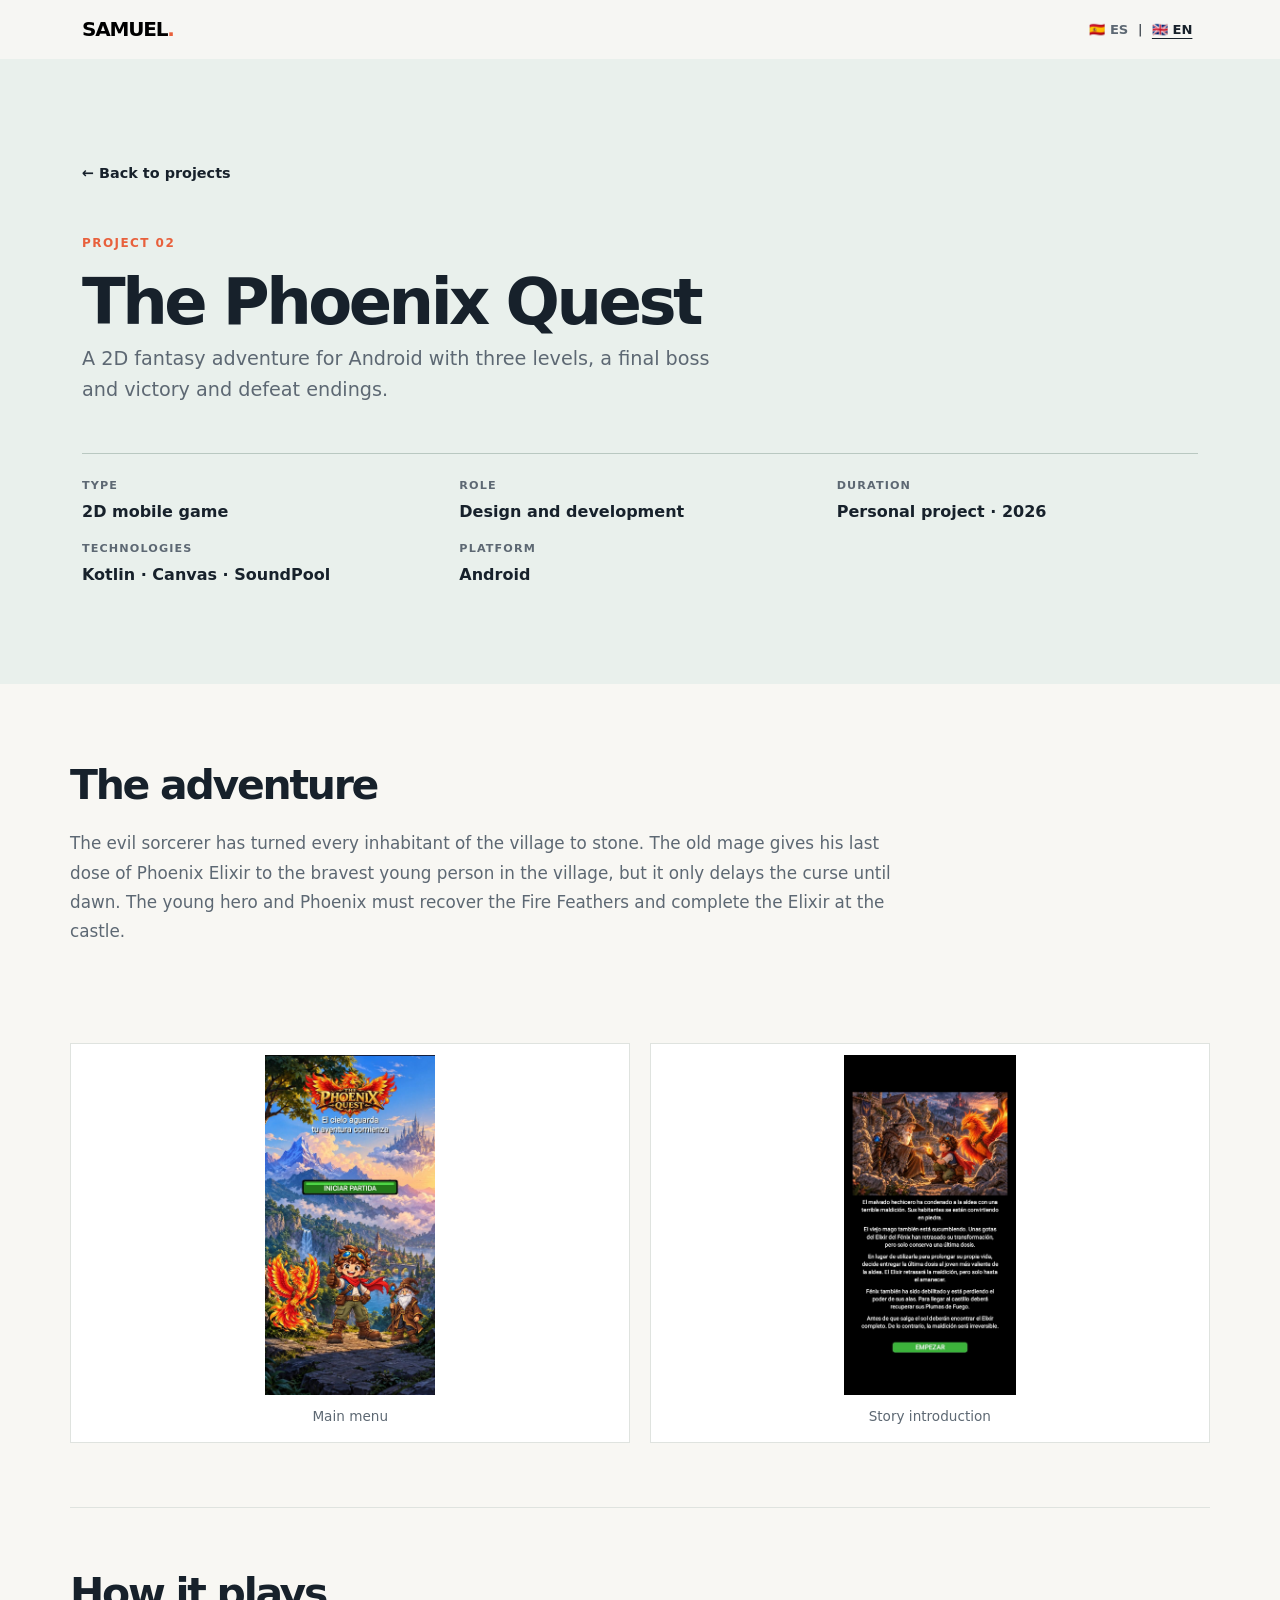
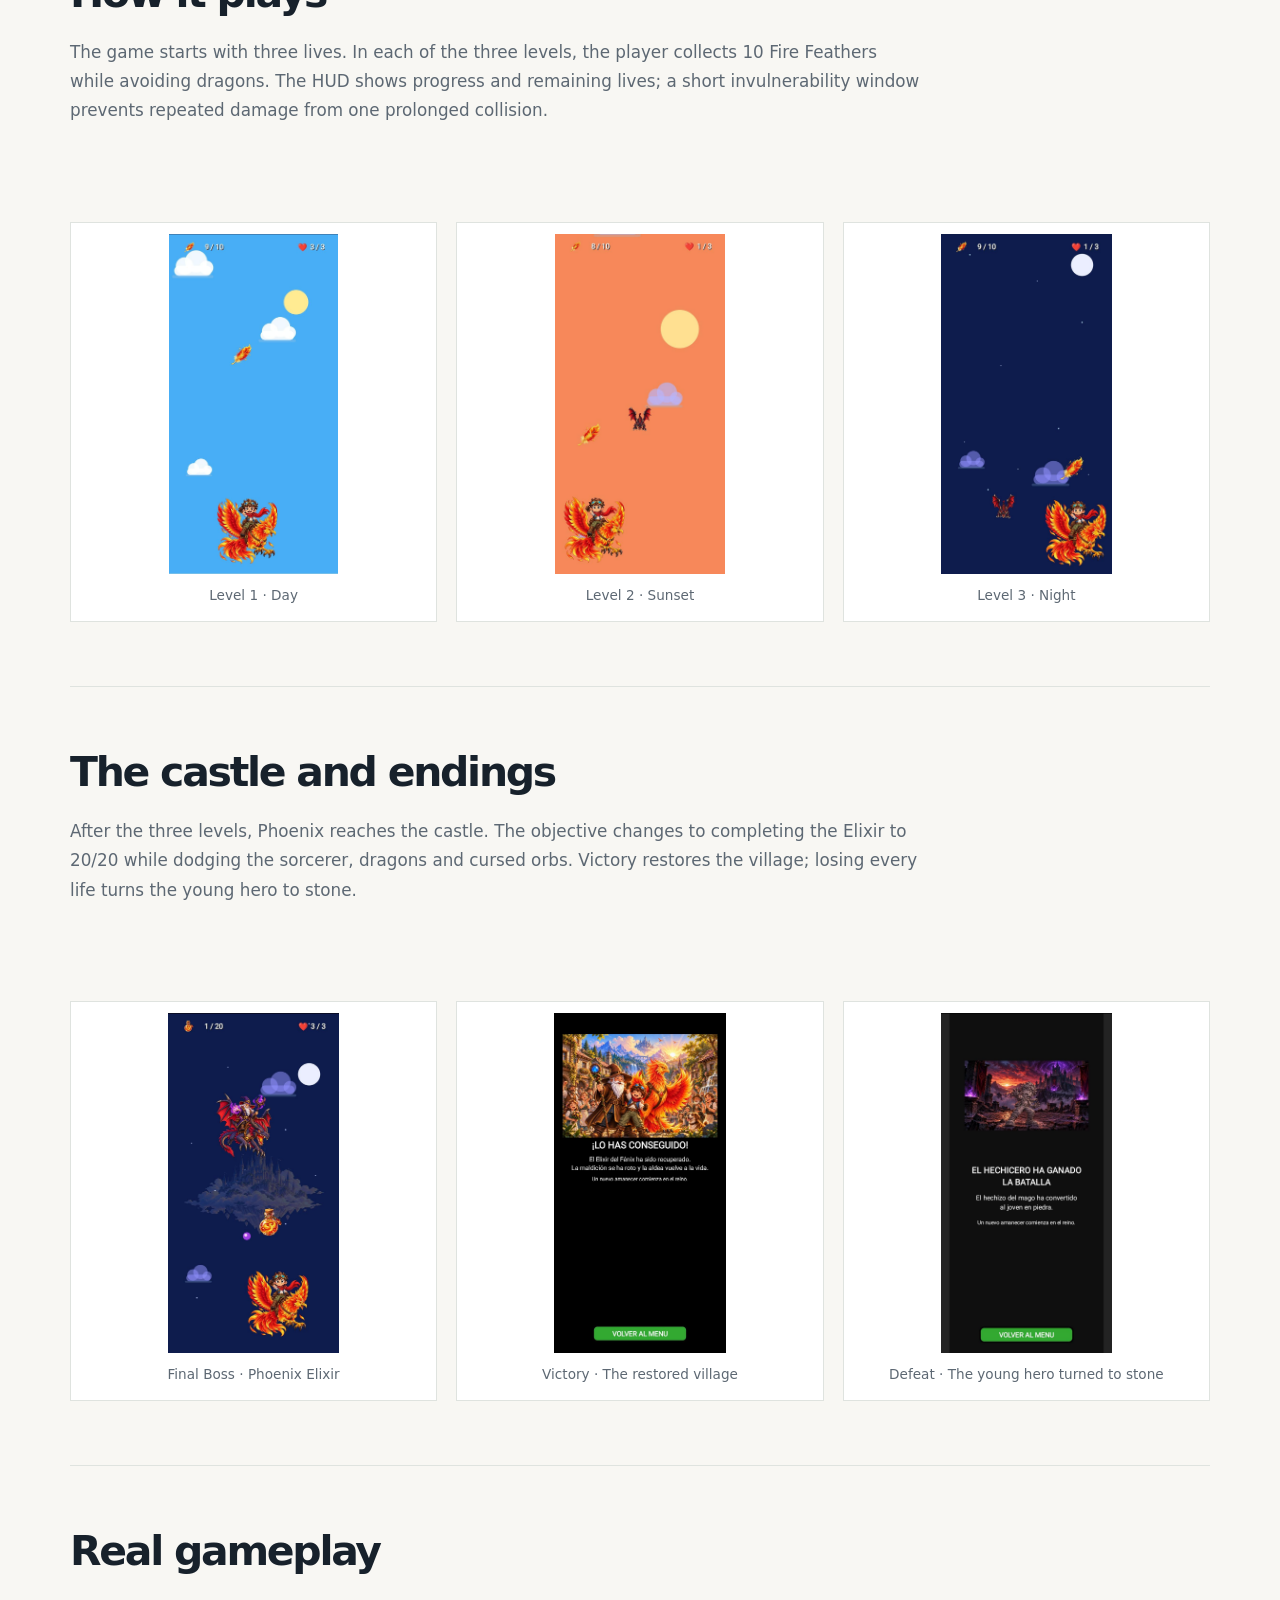
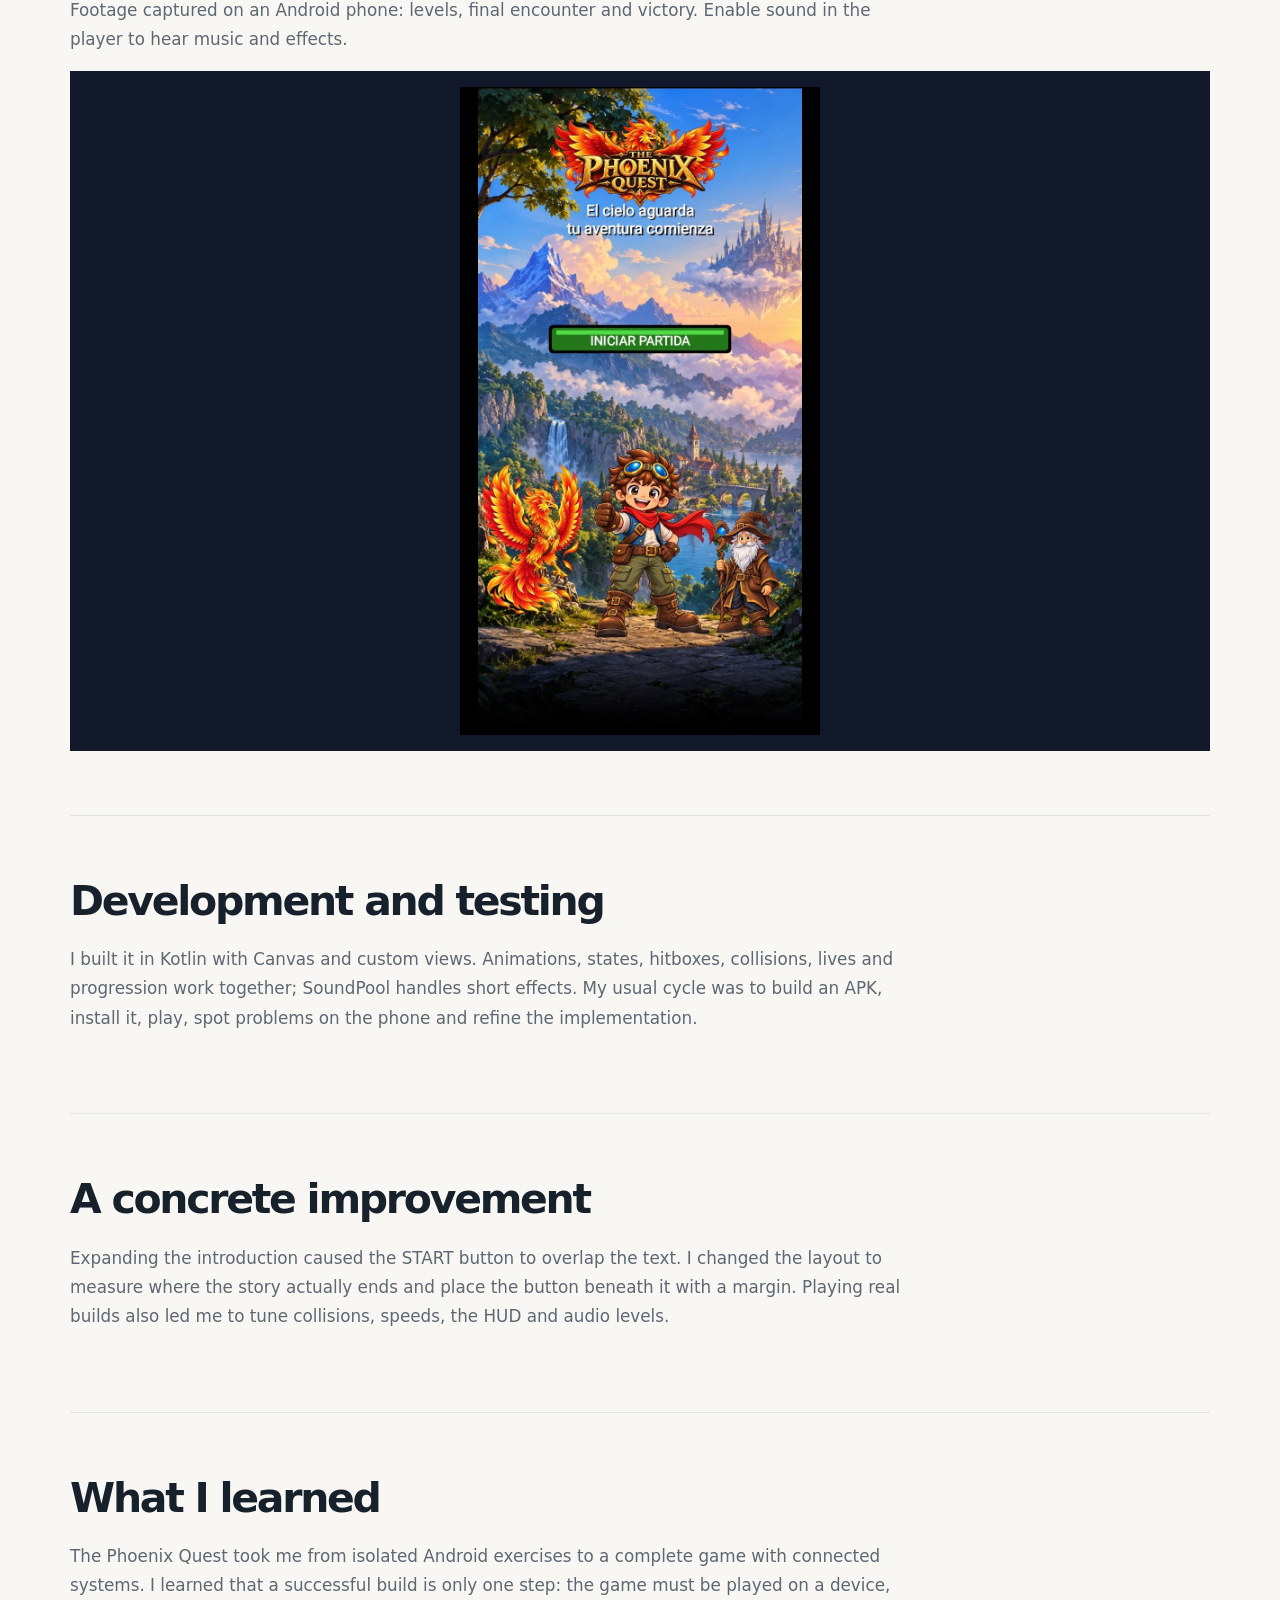
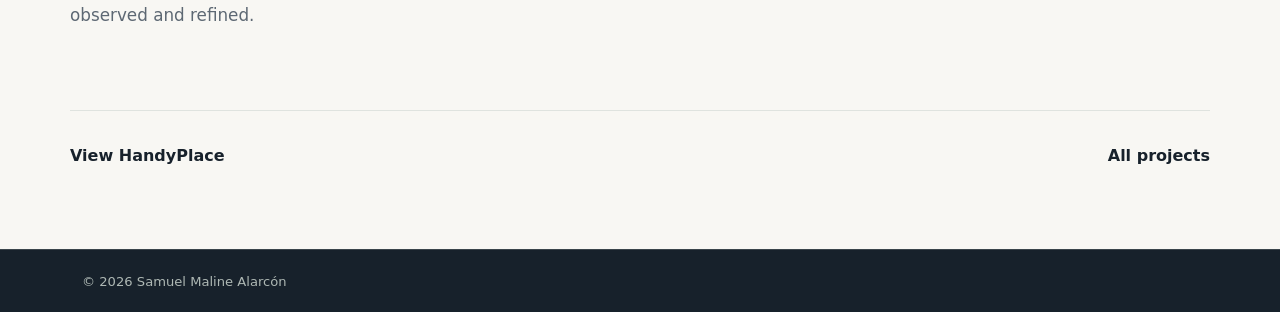
<file: projects/project-2.html>
<!doctype html><html lang="en"><head><meta charset="utf-8"><meta name="viewport" content="width=device-width, initial-scale=1"><meta name="description" content="The Phoenix Quest — Samuel Maline Alarcón"><title>The Phoenix Quest | Samuel Maline Alarcón</title><link href="https://cdn.jsdelivr.net/npm/bootstrap@5.3.8/dist/css/bootstrap.min.css" rel="stylesheet"><link href="https://cdn.jsdelivr.net/npm/bootstrap-icons@1.13.1/font/bootstrap-icons.min.css" rel="stylesheet"><link rel="stylesheet" href="../css/style.css"></head><body><nav class="navbar fixed-top"><div class="container"><a class="navbar-brand" href="../index.html">SAMUEL<span>.</span></a><div class="language-switcher" role="group" aria-label="Language"><button data-lang="es" aria-label="Español">🇪🇸 ES</button><span>|</span><button data-lang="en" aria-label="English">🇬🇧 EN</button></div></div></nav><main><header class="case-hero"><div class="container"><a class="back-link" href="../index.html#projects"><span data-es="← Volver a proyectos" data-en="← Back to projects">← Back to projects</span></a><p class="case-label">Project 02</p><h1>The Phoenix Quest</h1><p class="case-summary"><span data-es="Aventura 2D de fantasía para Android con tres niveles, Final Boss y finales de victoria y derrota." data-en="A 2D fantasy adventure for Android with three levels, a final boss and victory and defeat endings.">A 2D fantasy adventure for Android with three levels, a final boss and victory and defeat endings.</span></p><dl class="case-meta"><div><dt><span data-es="Tipo" data-en="Type">Type</span></dt><dd><span data-es="Videojuego 2D" data-en="2D mobile game">2D mobile game</span></dd></div><div><dt><span data-es="Rol" data-en="Role">Role</span></dt><dd><span data-es="Diseño y desarrollo" data-en="Design and development">Design and development</span></dd></div><div><dt><span data-es="Duración" data-en="Duration">Duration</span></dt><dd><span data-es="Proyecto personal · 2026" data-en="Personal project · 2026">Personal project · 2026</span></dd></div><div><dt><span data-es="Tecnologías" data-en="Technologies">Technologies</span></dt><dd><span data-es="Kotlin · Canvas · SoundPool" data-en="Kotlin · Canvas · SoundPool">Kotlin · Canvas · SoundPool</span></dd></div><div><dt><span data-es="Plataforma" data-en="Platform">Platform</span></dt><dd><span data-es="Android" data-en="Android">Android</span></dd></div></dl></div></header><div class="container case-content"><section class="case-section"><h2><span data-es="La aventura" data-en="The adventure">The adventure</span></h2><p><span data-es="El malvado hechicero ha convertido en piedra a todos los habitantes de la aldea. El viejo mago entrega su última dosis del Elixir del Fénix al joven más valiente de la aldea, pero eso solo retrasa la maldición hasta el amanecer. El joven y Fénix deben recuperar las Plumas de Fuego y completar el Elixir en el castillo." data-en="The evil sorcerer has turned every inhabitant of the village to stone. The old mage gives his last dose of Phoenix Elixir to the bravest young person in the village, but it only delays the curse until dawn. The young hero and Phoenix must recover the Fire Feathers and complete the Elixir at the castle.">The evil sorcerer has turned every inhabitant of the village to stone. The old mage gives his last dose of Phoenix Elixir to the bravest young person in the village, but it only delays the curse until dawn. The young hero and Phoenix must recover the Fire Feathers and complete the Elixir at the castle.</span></p></section><div class="screen-gallery"><figure class="screen-shot"><img src="../assets/images/phoenix/menu.png" loading="lazy" alt="Menú principal"><figcaption><span data-es="Menú principal" data-en="Main menu">Main menu</span></figcaption></figure><figure class="screen-shot"><img src="../assets/images/phoenix/story.png" loading="lazy" alt="Presentación de la historia"><figcaption><span data-es="Presentación de la historia" data-en="Story introduction">Story introduction</span></figcaption></figure></div><section class="case-section"><h2><span data-es="Cómo se juega" data-en="How it plays">How it plays</span></h2><p><span data-es="La partida comienza con tres vidas. En cada uno de los tres niveles hay que recoger 10 Plumas de Fuego mientras se evitan a los dragones. El HUD indica objetivo y vidas; un breve periodo de protección impide perder todas las vidas por un único contacto prolongado." data-en="The game starts with three lives. In each of the three levels, the player collects 10 Fire Feathers while avoiding dragons. The HUD shows progress and remaining lives; a short invulnerability window prevents repeated damage from one prolonged collision.">The game starts with three lives. In each of the three levels, the player collects 10 Fire Feathers while avoiding dragons. The HUD shows progress and remaining lives; a short invulnerability window prevents repeated damage from one prolonged collision.</span></p></section><div class="screen-gallery"><figure class="screen-shot"><img src="../assets/images/phoenix/level-1.png" loading="lazy" alt="Nivel 1 · Día"><figcaption><span data-es="Nivel 1 · Día" data-en="Level 1 · Day">Level 1 · Day</span></figcaption></figure><figure class="screen-shot"><img src="../assets/images/phoenix/level-2.png" loading="lazy" alt="Nivel 2 · Atardecer"><figcaption><span data-es="Nivel 2 · Atardecer" data-en="Level 2 · Sunset">Level 2 · Sunset</span></figcaption></figure><figure class="screen-shot"><img src="../assets/images/phoenix/level-3.png" loading="lazy" alt="Nivel 3 · Noche"><figcaption><span data-es="Nivel 3 · Noche" data-en="Level 3 · Night">Level 3 · Night</span></figcaption></figure></div><section class="case-section"><h2><span data-es="El castillo y los finales" data-en="The castle and endings">The castle and endings</span></h2><p><span data-es="Tras los tres niveles, Fénix alcanza el castillo. Allí el objetivo cambia: completar el Elixir hasta 20/20 mientras se esquivan el hechicero, dragones y orbes malditos. La victoria restaura la aldea; si se agotan las vidas, el joven termina convertido en piedra." data-en="After the three levels, Phoenix reaches the castle. The objective changes to completing the Elixir to 20/20 while dodging the sorcerer, dragons and cursed orbs. Victory restores the village; losing every life turns the young hero to stone.">After the three levels, Phoenix reaches the castle. The objective changes to completing the Elixir to 20/20 while dodging the sorcerer, dragons and cursed orbs. Victory restores the village; losing every life turns the young hero to stone.</span></p></section><div class="screen-gallery"><figure class="screen-shot"><img src="../assets/images/phoenix/boss.png" loading="lazy" alt="Final Boss · Elixir del Fénix"><figcaption><span data-es="Final Boss · Elixir del Fénix" data-en="Final Boss · Phoenix Elixir">Final Boss · Phoenix Elixir</span></figcaption></figure><figure class="screen-shot"><img src="../assets/images/phoenix/victory.png" loading="lazy" alt="Victoria · La aldea restaurada"><figcaption><span data-es="Victoria · La aldea restaurada" data-en="Victory · The restored village">Victory · The restored village</span></figcaption></figure><figure class="screen-shot"><img src="../assets/images/phoenix/defeat.png" loading="lazy" alt="Derrota · El joven convertido en piedra"><figcaption><span data-es="Derrota · El joven convertido en piedra" data-en="Defeat · The young hero turned to stone">Defeat · The young hero turned to stone</span></figcaption></figure></div><section class="case-section"><h2><span data-es="Una partida real" data-en="Real gameplay">Real gameplay</span></h2><p><span data-es="Fragmentos de una partida grabada en un teléfono Android: niveles, combate final y victoria. Activa el sonido en el reproductor para escuchar la música y los efectos." data-en="Footage captured on an Android phone: levels, final encounter and victory. Enable sound in the player to hear music and effects.">Footage captured on an Android phone: levels, final encounter and victory. Enable sound in the player to hear music and effects.</span></p><div class="video-wrap"><video controls preload="metadata" poster="../assets/images/phoenix/menu.png" playsinline><source src="../assets/video/phoenix-quest-gameplay.mp4" type="video/mp4"><span data-es="Tu navegador no puede reproducir este vídeo." data-en="Your browser cannot play this video.">Your browser cannot play this video.</span></video></div></section><section class="case-section"><h2><span data-es="Desarrollo y pruebas" data-en="Development and testing">Development and testing</span></h2><p><span data-es="Lo desarrollé en Kotlin con Canvas y vistas personalizadas. Animaciones, estados, hitboxes, colisiones, vidas y progresión funcionan conjuntamente; SoundPool reproduce los efectos cortos. El ciclo habitual fue compilar, generar el APK, instalarlo, jugar y corregir lo observado en el móvil." data-en="I built it in Kotlin with Canvas and custom views. Animations, states, hitboxes, collisions, lives and progression work together; SoundPool handles short effects. My usual cycle was to build an APK, install it, play, spot problems on the phone and refine the implementation.">I built it in Kotlin with Canvas and custom views. Animations, states, hitboxes, collisions, lives and progression work together; SoundPool handles short effects. My usual cycle was to build an APK, install it, play, spot problems on the phone and refine the implementation.</span></p></section><section class="case-section"><h2><span data-es="Una mejora concreta" data-en="A concrete improvement">A concrete improvement</span></h2><p><span data-es="Cuando amplié la presentación, el botón EMPEZAR se superpuso al texto. Cambié la disposición para calcular dónde termina realmente la narrativa y colocar el botón con margen a partir de esa posición. También ajusté colisiones, velocidades, HUD y volumen de audio tras jugar versiones reales." data-en="Expanding the introduction caused the START button to overlap the text. I changed the layout to measure where the story actually ends and place the button beneath it with a margin. Playing real builds also led me to tune collisions, speeds, the HUD and audio levels.">Expanding the introduction caused the START button to overlap the text. I changed the layout to measure where the story actually ends and place the button beneath it with a margin. Playing real builds also led me to tune collisions, speeds, the HUD and audio levels.</span></p></section><section class="case-section"><h2><span data-es="Lo que aprendí" data-en="What I learned">What I learned</span></h2><p><span data-es="The Phoenix Quest me llevó de ejercicios Android aislados a una partida completa con sistemas conectados. Aprendí que compilar no basta: hay que observar el resultado en el dispositivo, jugarlo y seguir mejorándolo." data-en="The Phoenix Quest took me from isolated Android exercises to a complete game with connected systems. I learned that a successful build is only one step: the game must be played on a device, observed and refined.">The Phoenix Quest took me from isolated Android exercises to a complete game with connected systems. I learned that a successful build is only one step: the game must be played on a device, observed and refined.</span></p></section><nav class="case-navigation" aria-label="Project navigation"><a href="project-1.html"><span data-es="Ver HandyPlace" data-en="View HandyPlace">View HandyPlace</span></a><a href="../index.html#projects"><span data-es="Todos los proyectos" data-en="All projects">All projects</span></a></nav></div></main><footer><div class="container">© <span id="year"></span> Samuel Maline Alarcón</div></footer><script src="../js/case-study.js"></script></body></html>
</file>
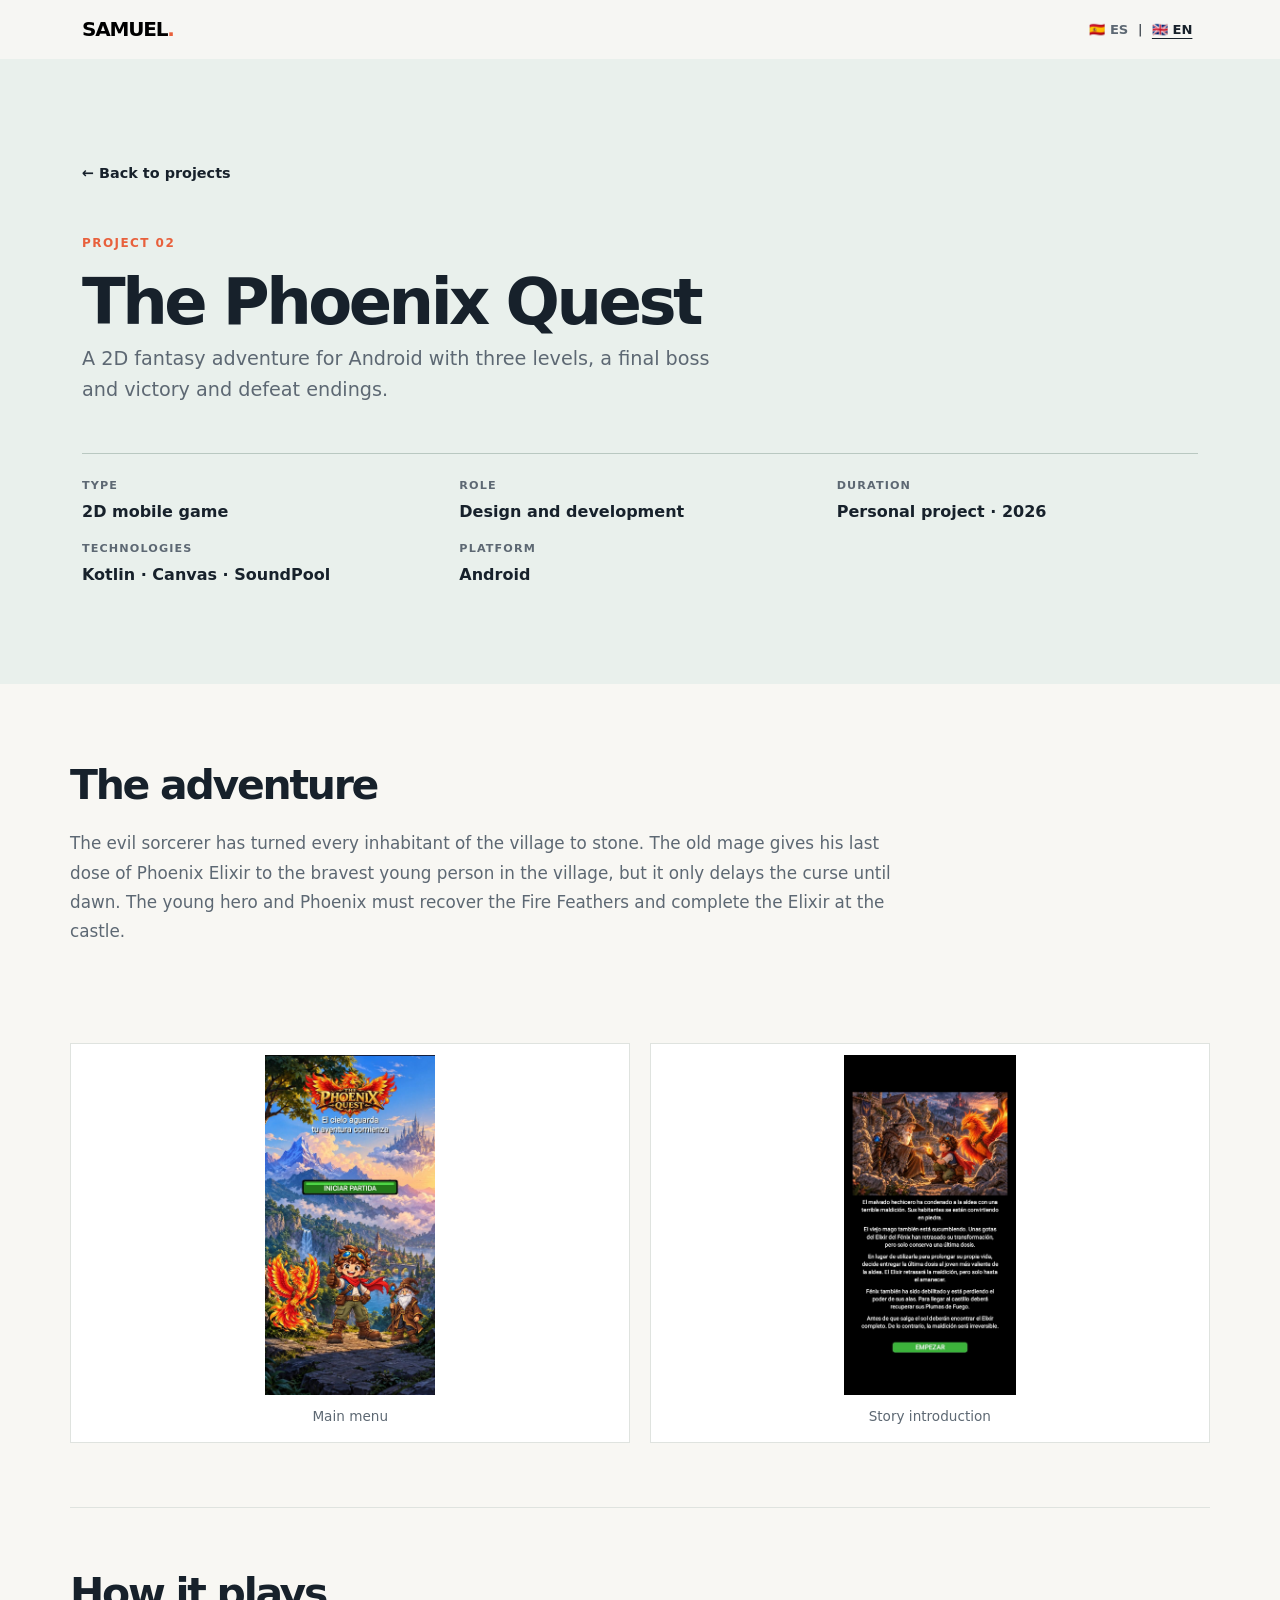
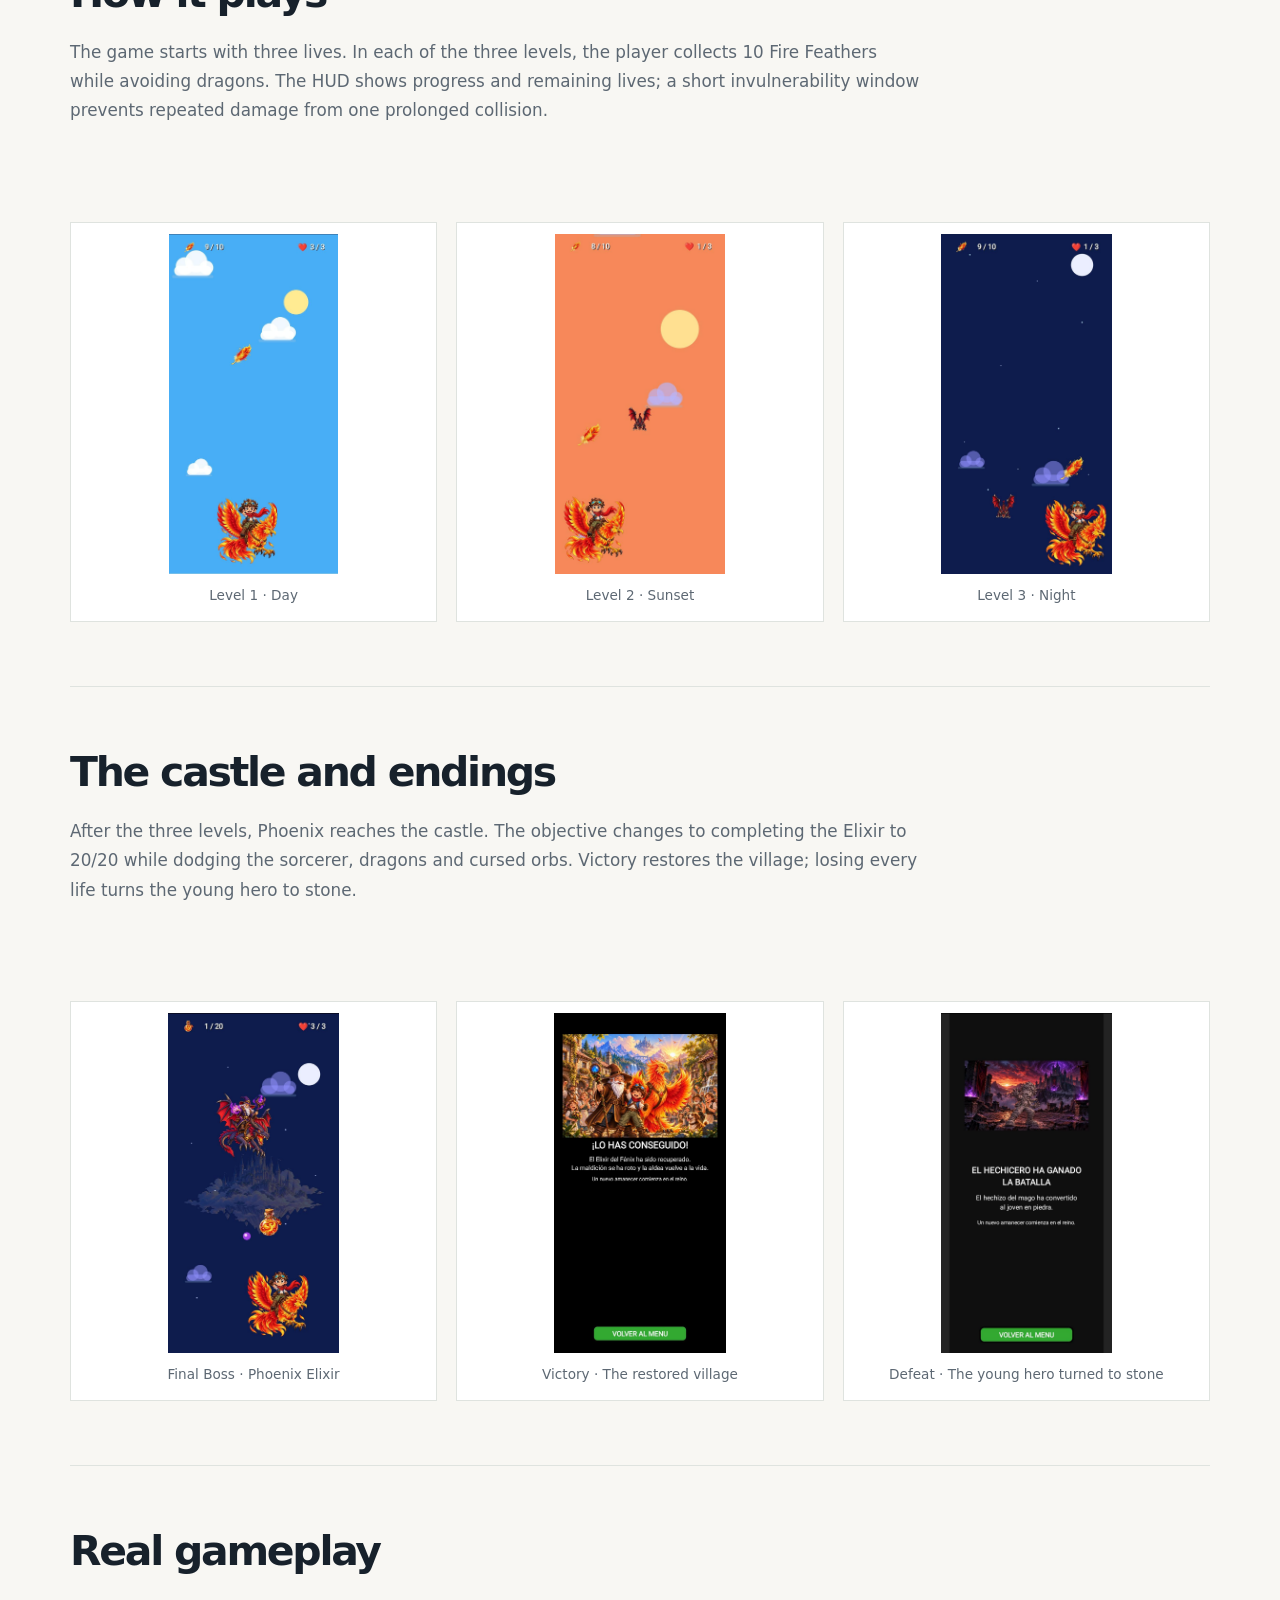
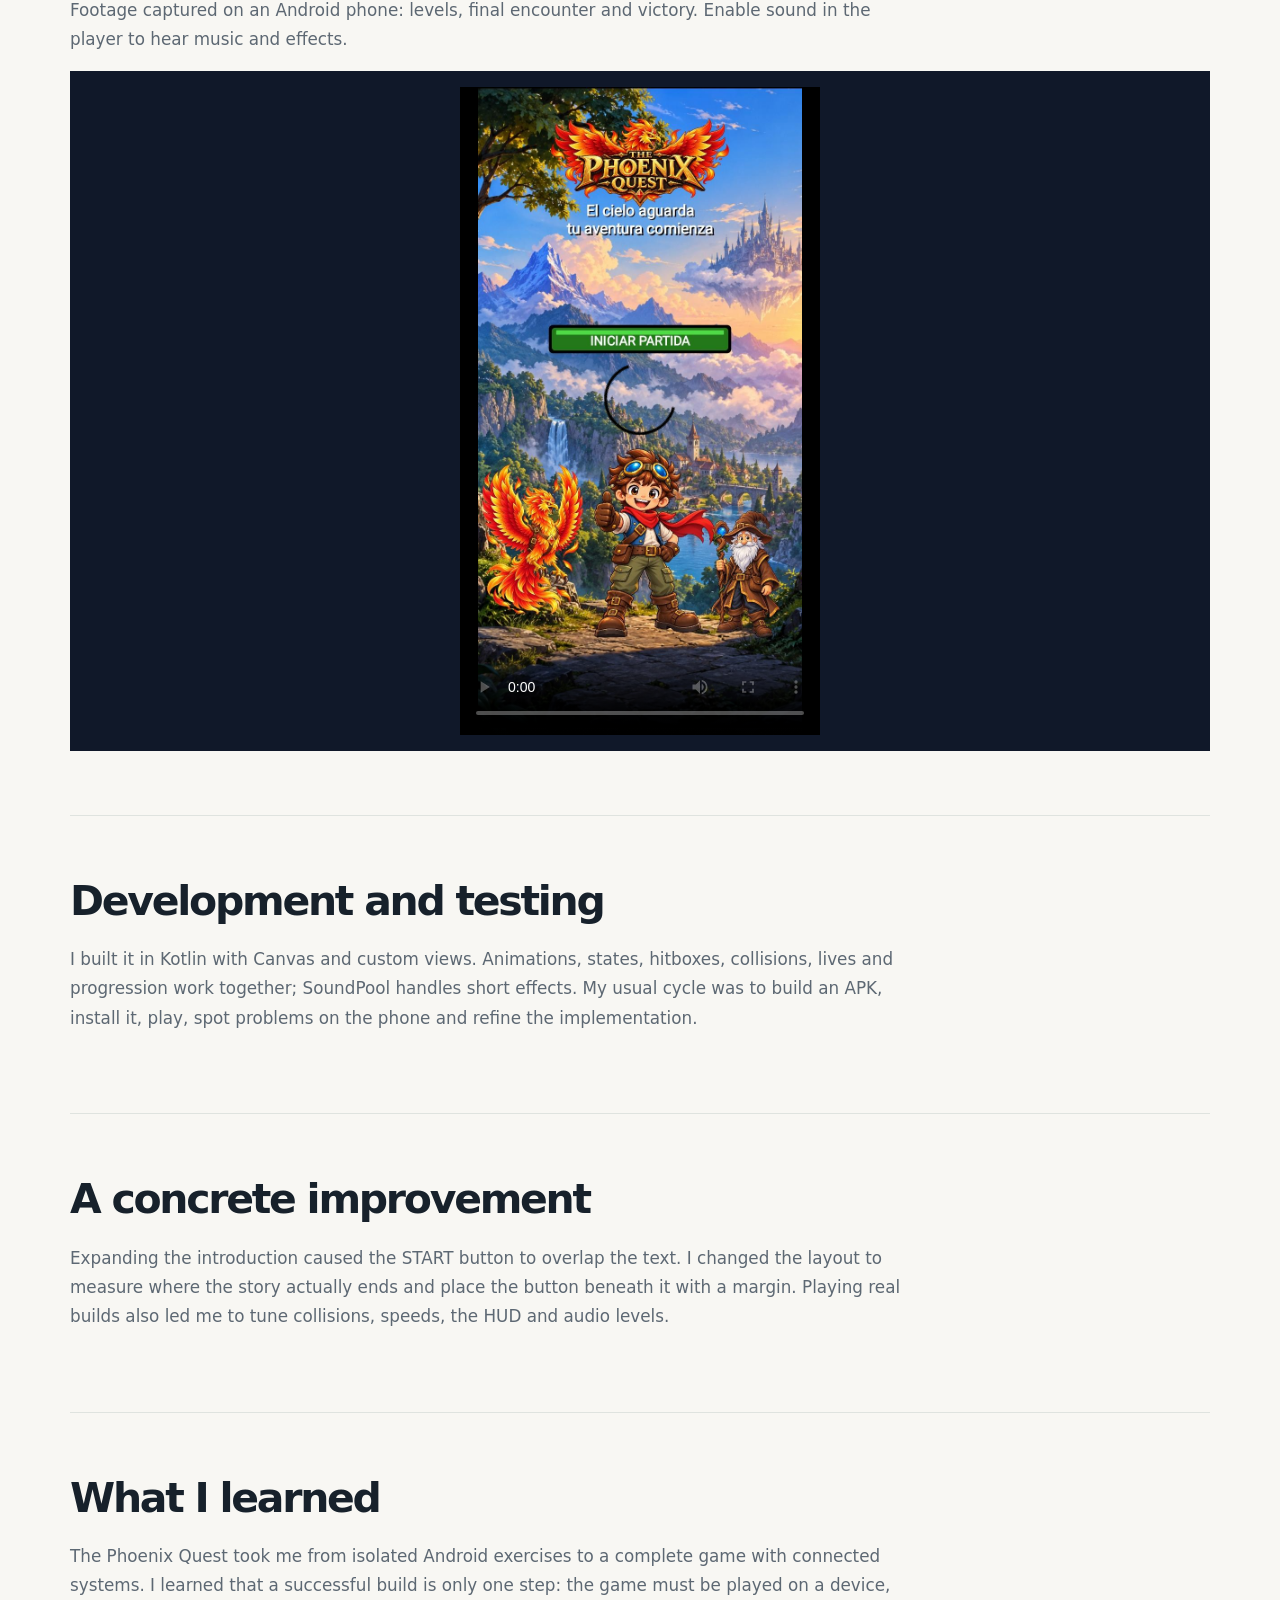
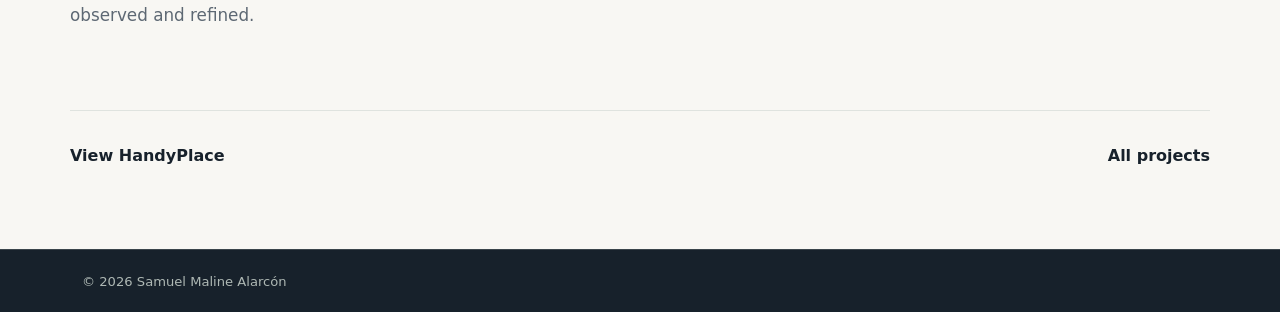
<file: projects/project-3.html>
<!doctype html><html lang="es"><head><meta charset="utf-8"><meta http-equiv="refresh" content="0;url=project-2.html"><title>The Phoenix Quest</title></head><body><a href="project-2.html">The Phoenix Quest</a></body></html>
</file>
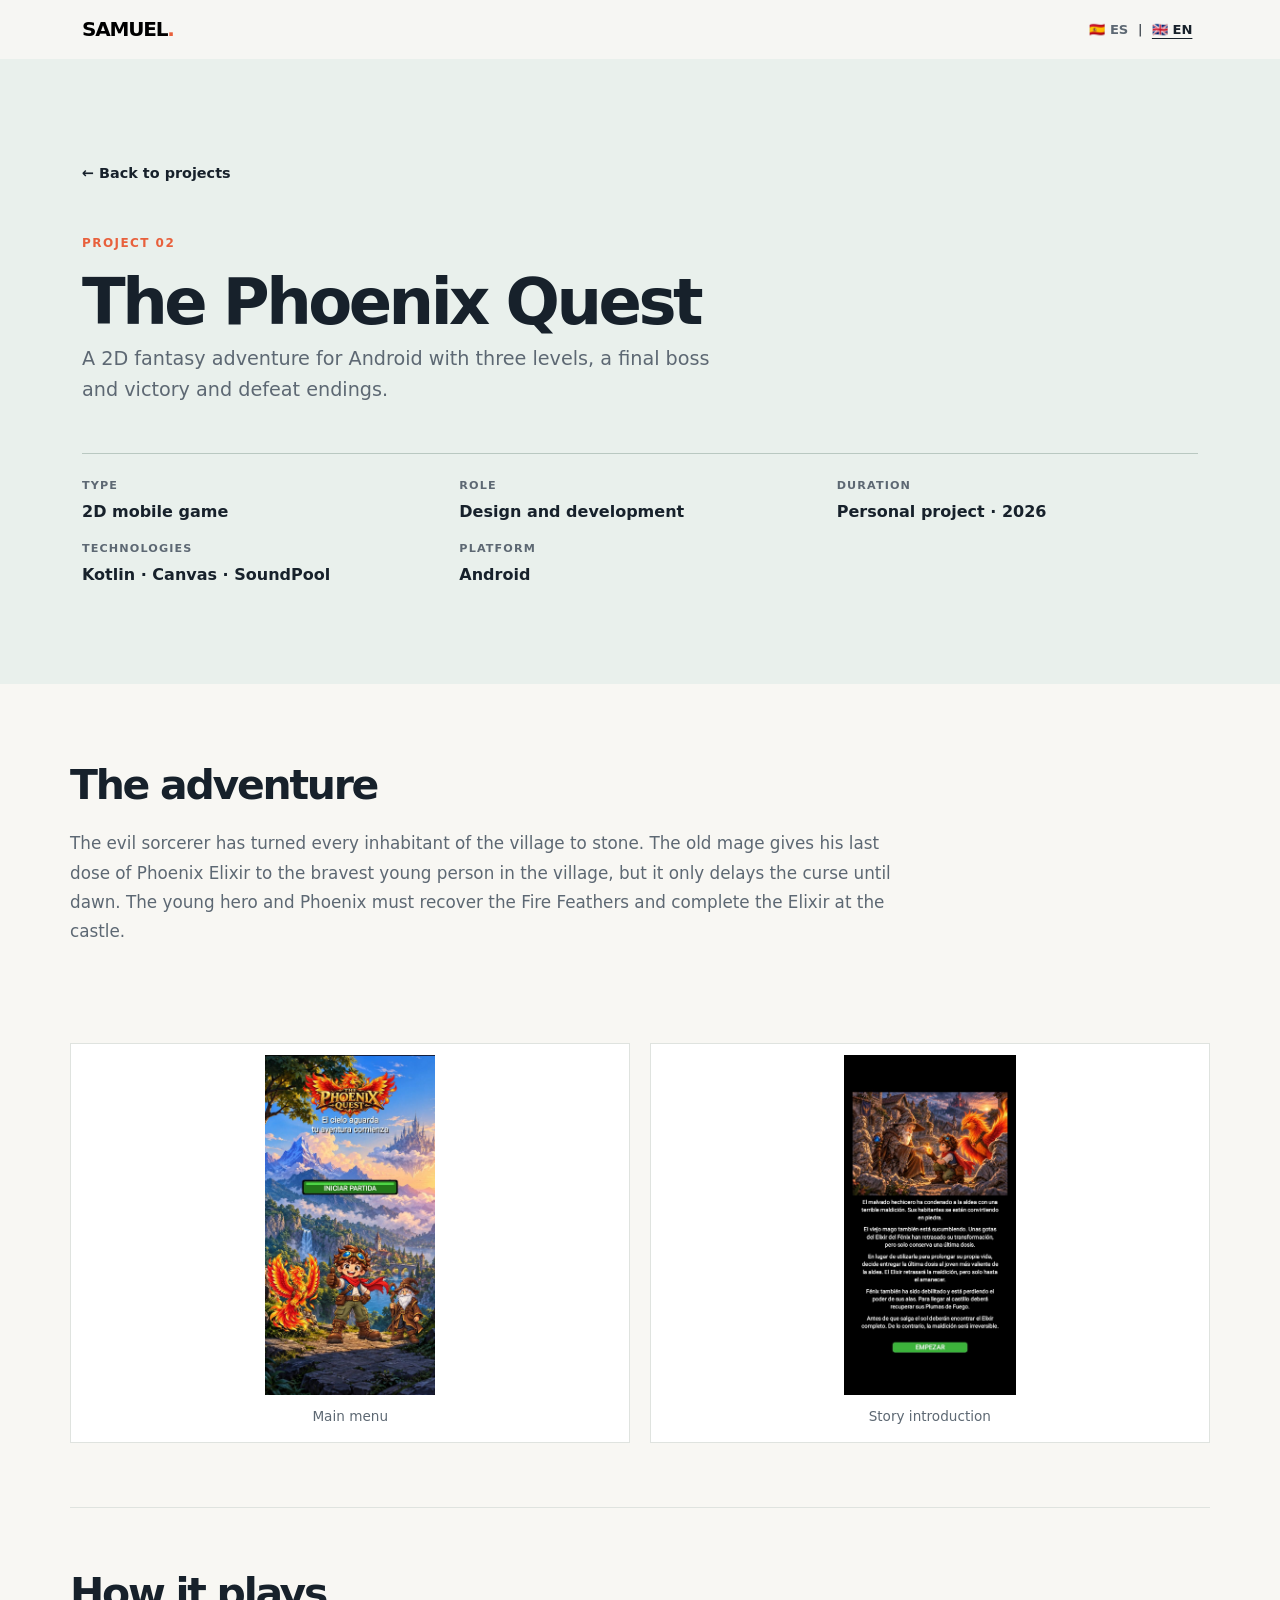
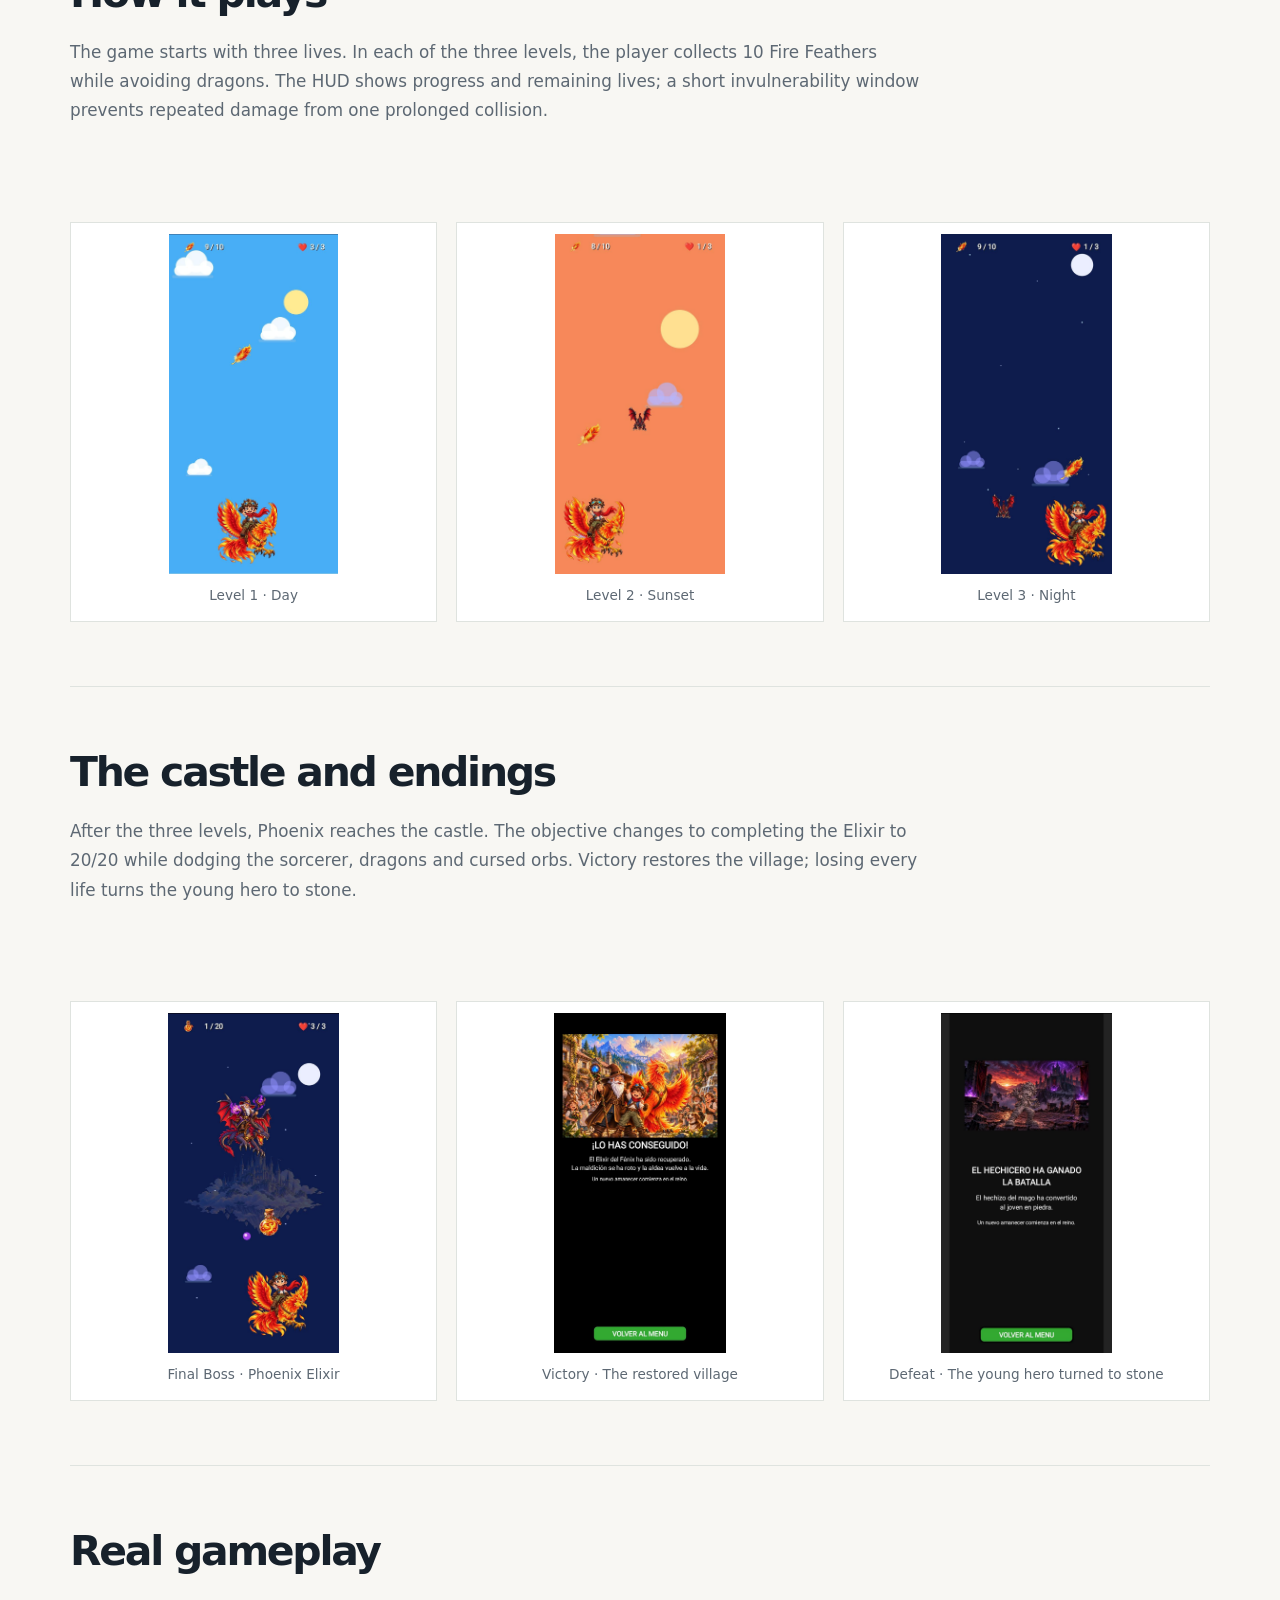
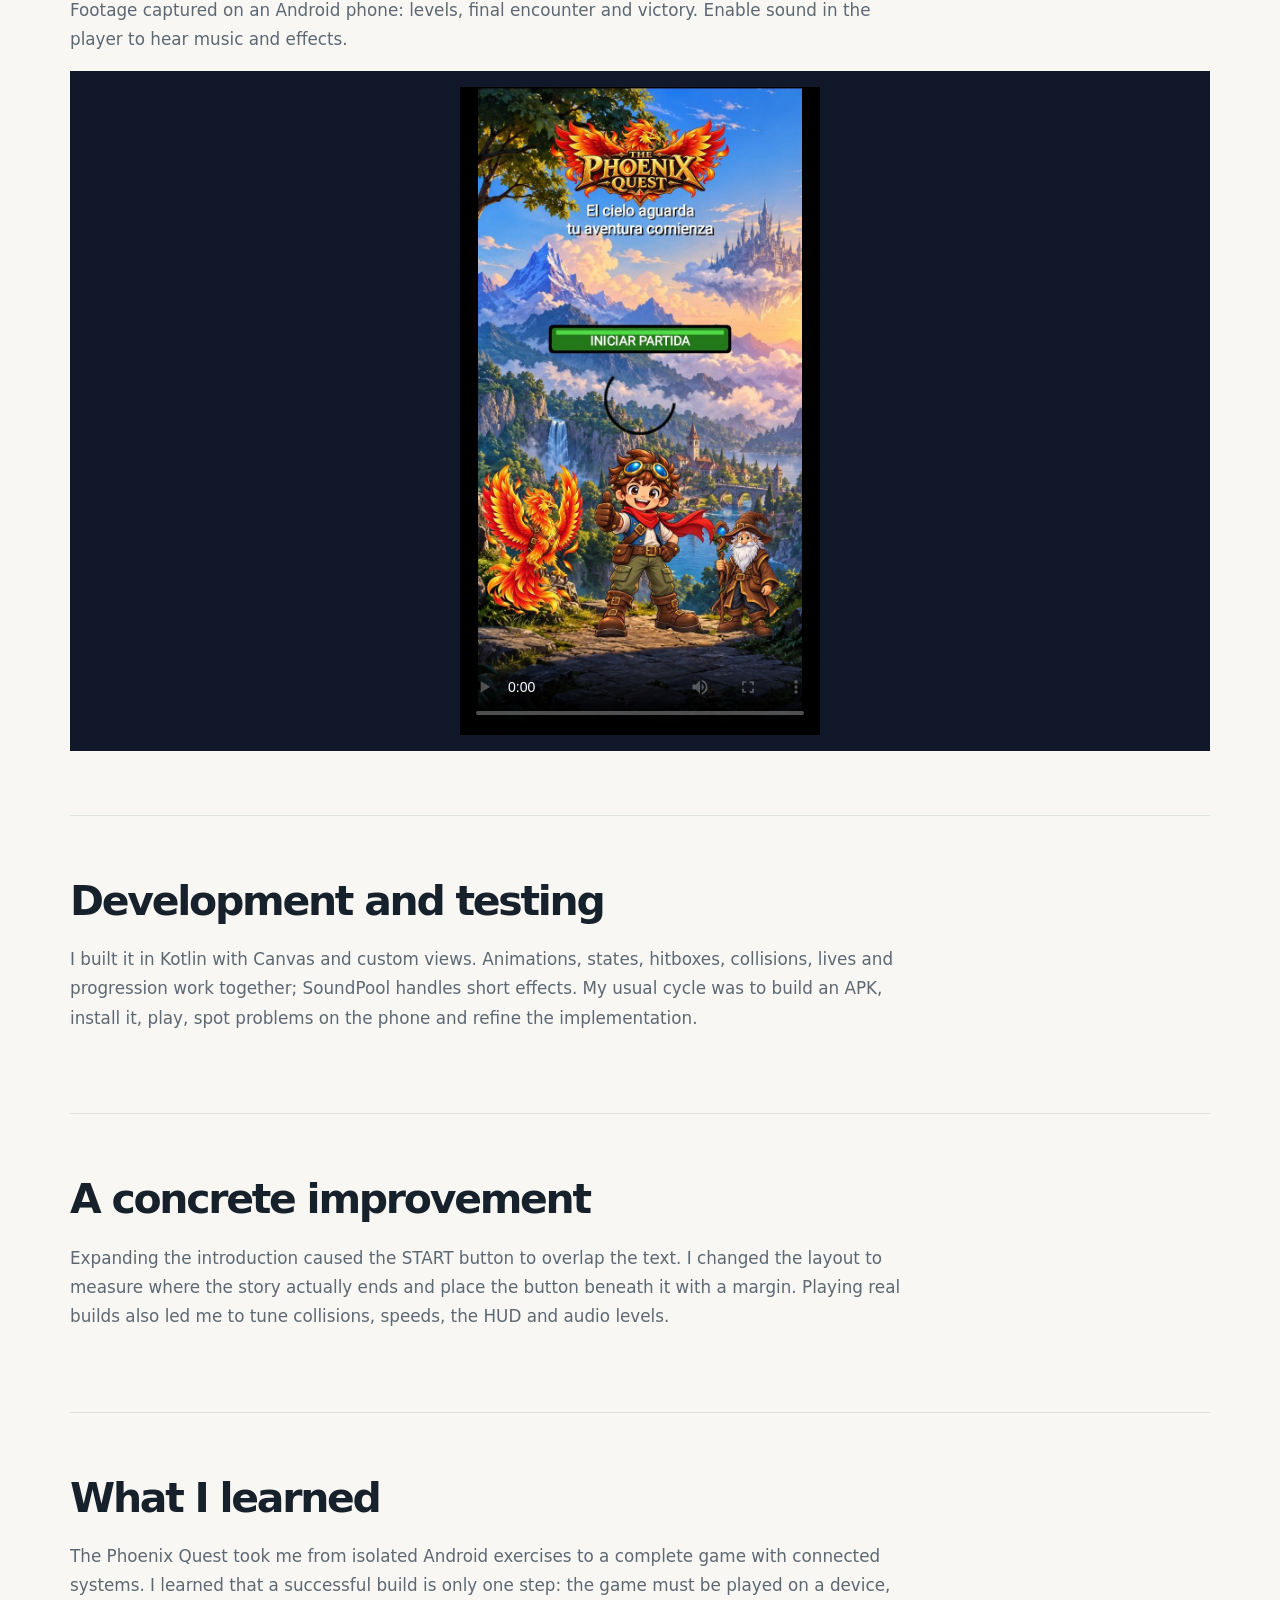
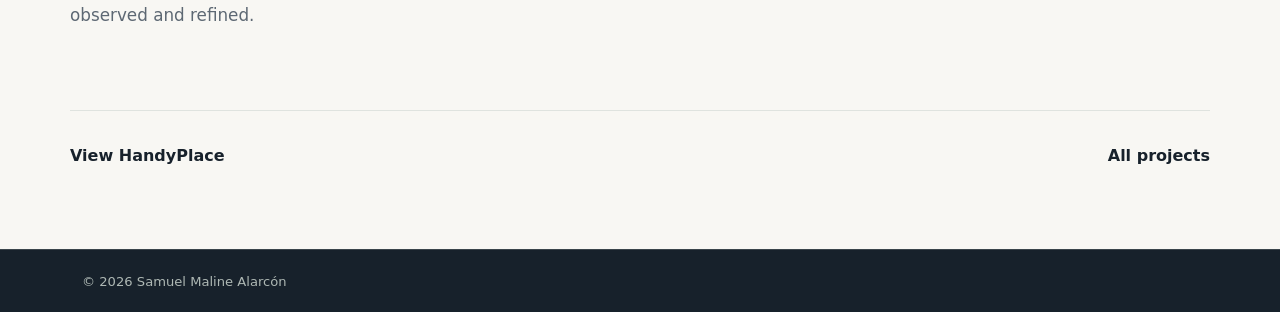
<file: samuelmaline/projects/project-1.html>
<!doctype html><html lang="es"><head><meta charset="utf-8"><meta http-equiv="refresh" content="0; url=../../projects/project-3.html"><title>The Phoenix Quest</title></head><body><a href="../../projects/project-3.html">The Phoenix Quest</a></body></html>
</file>
<file: css/style.css>
:root{--ink:#17212b;--muted:#5d6873;--paper:#f8f7f3;--white:#fff;--accent:#e8603c;--line:#dfe3df;--soft:#e9f0ec}*{box-sizing:border-box}html{scroll-behavior:smooth}body{font-family:Inter,ui-sans-serif,system-ui,-apple-system,"Segoe UI",sans-serif;color:var(--ink);background:var(--paper);line-height:1.6}.skip-link{position:absolute;left:-9999px;z-index:9999;background:var(--ink);color:#fff;padding:.65rem 1rem}.skip-link:focus{left:1rem;top:1rem}.navbar{background:rgba(248,247,243,.91);backdrop-filter:blur(10px);border-bottom:1px solid transparent}.navbar.scrolled{border-color:var(--line)}.navbar-brand{font-weight:800;letter-spacing:-.06em;font-size:1.25rem}.navbar-brand span{color:var(--accent)}.nav-link{color:var(--ink)!important;font-size:.9rem;padding:.8rem 1rem!important}.nav-link:hover,.nav-link:focus{color:var(--accent)!important}.language-switcher{display:flex;align-items:center;gap:.25rem;font-size:.82rem}.language-switcher button{border:0;background:none;padding:.35rem;color:var(--muted);font-weight:650}.language-switcher button.active{color:var(--ink);text-decoration:underline;text-underline-offset:4px}.section-pad{padding:7.5rem 0}.hero{min-height:100vh;display:grid;align-items:center;padding-top:8rem;background:linear-gradient(110deg,var(--paper) 45%,var(--soft) 45%)}.eyebrow{text-transform:uppercase;letter-spacing:.13em;font-size:.72rem;font-weight:750;color:var(--accent);margin-bottom:1rem}h1,h2{line-height:1.05;letter-spacing:-.055em;font-weight:750}h1{font-size:clamp(3.1rem,7vw,4rem);max-width:760px}h2{font-size:clamp(2.35rem,4.2vw,4.4rem)}.hero-copy{font-size:1.15rem;color:var(--muted);max-width:620px;margin:2rem 0}.btn{padding:.78rem 1.2rem;border-radius:0;font-weight:650}.btn-primary{--bs-btn-bg:var(--accent);--bs-btn-border-color:var(--accent);--bs-btn-hover-bg:#c84b2b;--bs-btn-hover-border-color:#c84b2b}.portrait-frame{width:min(100%,390px);margin-left:auto;position:relative}.portrait-frame>img{aspect-ratio:4/5;width:100%;object-fit:cover;background:var(--soft)}.portrait-placeholder{aspect-ratio:4/5;background:var(--ink);color:#fff;display:flex;align-items:center;justify-content:center;flex-direction:column;gap:.75rem;padding:2rem;text-align:center}.portrait-placeholder i{font-size:4rem;color:var(--accent)}.portrait-caption{display:flex;justify-content:space-between;align-items:center;gap:1rem;margin-left: 0 ;margin-top:-2rem;position:relative;background:#fff;padding:1.1rem 1.25rem;font-size:.85rem;font-weight:650}.about{background:var(--white)}.lead{font-size:1.35rem;line-height:1.55}.skills-grid{display:flex;flex-wrap:wrap;gap:.55rem;margin:2.2rem 0}.skills-grid span{background:var(--soft);padding:.45rem .8rem;font-size:.9rem;font-weight:650}.transferable{display:flex;gap:1rem;border-top:1px solid var(--line);padding-top:1.5rem;max-width:700px}.transferable i{color:var(--accent);font-size:1.2rem}.transferable p{margin:0;color:var(--muted)}.section-heading{display:flex;justify-content:space-between;align-items:end;gap:2rem;margin-bottom:3rem}.section-heading>p{max-width:390px;color:var(--muted)}.project-card{background:#fff;border:1px solid var(--line);height:100%;display:flex;flex-direction:column;transition:transform .2s ease,box-shadow .2s ease}.project-card:hover{transform:translateY(-5px);box-shadow:0 14px 32px rgba(23,33,43,.09)}.project-visual{height:230px;display:grid;place-items:center;background:var(--soft);color:#78928a}.project-visual i{font-size:3.7rem}.project-card-body{padding:1.7rem;display:flex;flex:1;flex-direction:column}.project-number{font-size:.73rem;letter-spacing:.1em;color:var(--accent);font-weight:750;text-transform:uppercase}.project-card h3{margin:.75rem 0;font-size:1.55rem;letter-spacing:-.04em}.project-card p{color:var(--muted);font-size:.94rem}.tech-note{font-size:.78rem!important;margin-top:auto!important;padding-top:1rem;border-top:1px solid var(--line)}.text-link{align-self:flex-start;color:var(--ink);font-weight:700;text-decoration:none;border-bottom:2px solid var(--accent);padding-bottom:.1rem}.text-link:hover{color:var(--accent)}.contact{background:var(--ink);color:#fff}.contact-box{max-width:860px}.contact .eyebrow{color:#ff977b}.contact h2{max-width:720px}.contact-box>p:not(.eyebrow){font-size:1.15rem;color:#d5dcda;max-width:650px;margin:1.5rem 0 2rem}.contact-links{display:flex;flex-wrap:wrap;gap:1.2rem 2rem}.contact-links a{color:#fff;text-decoration:none;border-bottom:1px solid #93a39e;padding-bottom:.2rem}.contact-links a:hover{color:#ff977b}footer{background:var(--ink);color:#aeb8b4;font-size:.82rem;border-top:1px solid #3a454b;padding:1.3rem 0}
/* Case studies */.case-hero{padding:10rem 0 5rem;background:var(--soft)}.back-link{color:var(--ink);font-size:.9rem;text-decoration:none;font-weight:650}.back-link:hover{color:var(--accent)}.case-label{color:var(--accent);font-size:.75rem;font-weight:750;letter-spacing:.12em;text-transform:uppercase;margin:3rem 0 1rem}.case-hero h1{font-size:clamp(3rem,6.2vw,4rem)}.case-summary{font-size:1.2rem;max-width:650px;color:var(--muted)}.case-meta{display:grid;grid-template-columns:repeat(3,1fr);gap:1rem;border-top:1px solid #b9c8c1;margin-top:3rem;padding-top:1.4rem}.case-meta dt{font-size:.7rem;letter-spacing:.1em;text-transform:uppercase;color:var(--muted)}.case-meta dd{font-weight:650;margin:.25rem 0 0}.case-content{padding:5rem 0}.case-section{padding:4rem 0;border-top:1px solid var(--line)}.case-section:first-child{border-top:0;padding-top:0}.case-section h2{font-size:clamp(2rem,3.2vw,3rem);margin-bottom:1.4rem}.placeholder-content{color:var(--muted);border-left:3px solid var(--accent);padding:.4rem 0 .4rem 1rem;margin-bottom:0}.placeholder-grid{display:grid;grid-template-columns:repeat(2,1fr);gap:1rem}.placeholder-card{border:1px dashed #aab6b0;padding:1.2rem;background:#fbfcfa;color:var(--muted);min-height:105px}.placeholder-card strong{display:block;color:var(--ink);margin-bottom:.3rem}.mockup-placeholder{min-height:280px;background:var(--soft);display:flex;flex-direction:column;align-items:center;justify-content:center;color:#6c8379;gap:.7rem;text-align:center;padding:2rem}.mockup-placeholder i{font-size:3rem}.case-navigation{display:flex;justify-content:space-between;gap:1rem;border-top:1px solid var(--line);padding-top:2rem}.case-navigation a{color:var(--ink);text-decoration:none;font-weight:700}.case-navigation a:hover{color:var(--accent)}
@media(max-width:991px){.hero{min-height:auto;background:linear-gradient(160deg,var(--paper) 55%,var(--soft) 55%)}.section-pad{padding:5.5rem 0}.portrait-frame{margin:0}.navbar-collapse{padding:1rem 0}.nav-link{padding:.55rem 0!important}.language-switcher{margin-top:.5rem}.case-meta{grid-template-columns:repeat(2,1fr)}}@media(max-width:575px){.section-pad{padding:4.25rem 0}.hero{padding-top:7rem}.section-heading{display:block}.section-heading>p{margin-top:1rem}.portrait-caption{margin-left:0;margin-top:0}.case-meta,.placeholder-grid{grid-template-columns:1fr}.case-navigation{flex-direction:column}.case-navigation a:last-child{text-align:left!important}}
.cv-actions{display:flex;flex-wrap:wrap;gap:1.25rem;align-items:center;margin-top:2rem}.cv-download{color:var(--ink);font-size:.92rem;font-weight:650;text-decoration:none}.cv-download:hover,.cv-download:focus{color:var(--accent)}

/* Real project media */
.screen-gallery{display:grid;grid-template-columns:repeat(auto-fit,minmax(190px,1fr));gap:1.2rem;margin:1rem 0 4rem}.screen-shot{margin:0;background:#fff;border:1px solid var(--line);padding:.7rem;display:flex;align-items:center;flex-direction:column}.screen-shot img{height:340px;max-width:100%;object-fit:contain}.screen-shot figcaption{font-size:.85rem;color:var(--muted);padding:.7rem .4rem .2rem;text-align:center}.video-wrap{background:#101829;display:flex;justify-content:center;padding:1rem}.video-wrap video{display:block;width:min(100%,360px);max-height:72vh;background:#000}.case-section>p{color:var(--muted);max-width:850px;font-size:1.05rem;line-height:1.75}@media(max-width:575px){.screen-gallery{grid-template-columns:repeat(2,minmax(0,1fr));gap:.6rem}.screen-shot{padding:.35rem}.screen-shot img{height:230px}.screen-shot figcaption{font-size:.72rem}}

.project-visual{overflow:hidden;padding:1.4rem}.project-visual-01{background:#e2f2ee}.project-visual-02{background:#263449}.project-visual img{display:block;width:100%;height:100%;object-fit:contain}.project-visual-01 img{max-width:190px;max-height:190px;border-radius:24px}.project-visual-02 img{max-width:390px;max-height:180px}

/* HandyPlace case study */
.handy-flow{display:flex;align-items:center;flex-wrap:wrap;gap:.65rem;margin:1.2rem 0}.handy-flow span{background:var(--soft);color:var(--ink);border:1px solid var(--line);padding:.7rem .9rem;font-weight:650;font-size:.9rem}.handy-flow b{color:var(--accent)}.handy-feature{padding:3rem 0;border-top:1px solid var(--line)}.handy-feature:first-of-type{border-top:0}.handy-feature h3{font-size:clamp(1.4rem,2.3vw,2rem);margin-bottom:1rem}.handy-feature>p,.handy-intro{color:var(--muted);max-width:850px;line-height:1.75}.handy-gallery{margin:1.5rem 0 2rem;grid-template-columns:repeat(auto-fit,minmax(170px,220px))}.handy-clip{margin:1.5rem 0 0}.handy-clip .video-wrap{width:fit-content;max-width:100%;margin:0 auto;background:#e4f1ee;border:1px solid var(--line);border-radius:20px;padding:.55rem;box-shadow:0 12px 32px rgba(10,48,45,.13)}.handy-clip video{width:min(100%,360px);height:auto;max-height:70vh;aspect-ratio:9/20;object-fit:contain;border-radius:14px}.handy-clip figcaption{color:var(--muted);font-size:.9rem;text-align:center;margin:.75rem auto 0;max-width:540px}.case-asset-link a{color:var(--accent);font-weight:700}.handy-feature .case-asset-link{margin-top:1.4rem}@media(max-width:575px){.handy-feature{padding:2.2rem 0}.handy-gallery{grid-template-columns:repeat(2,minmax(0,1fr))}.handy-clip .video-wrap{width:100%}.handy-clip video{width:100%;max-height:68vh}}
</file>
